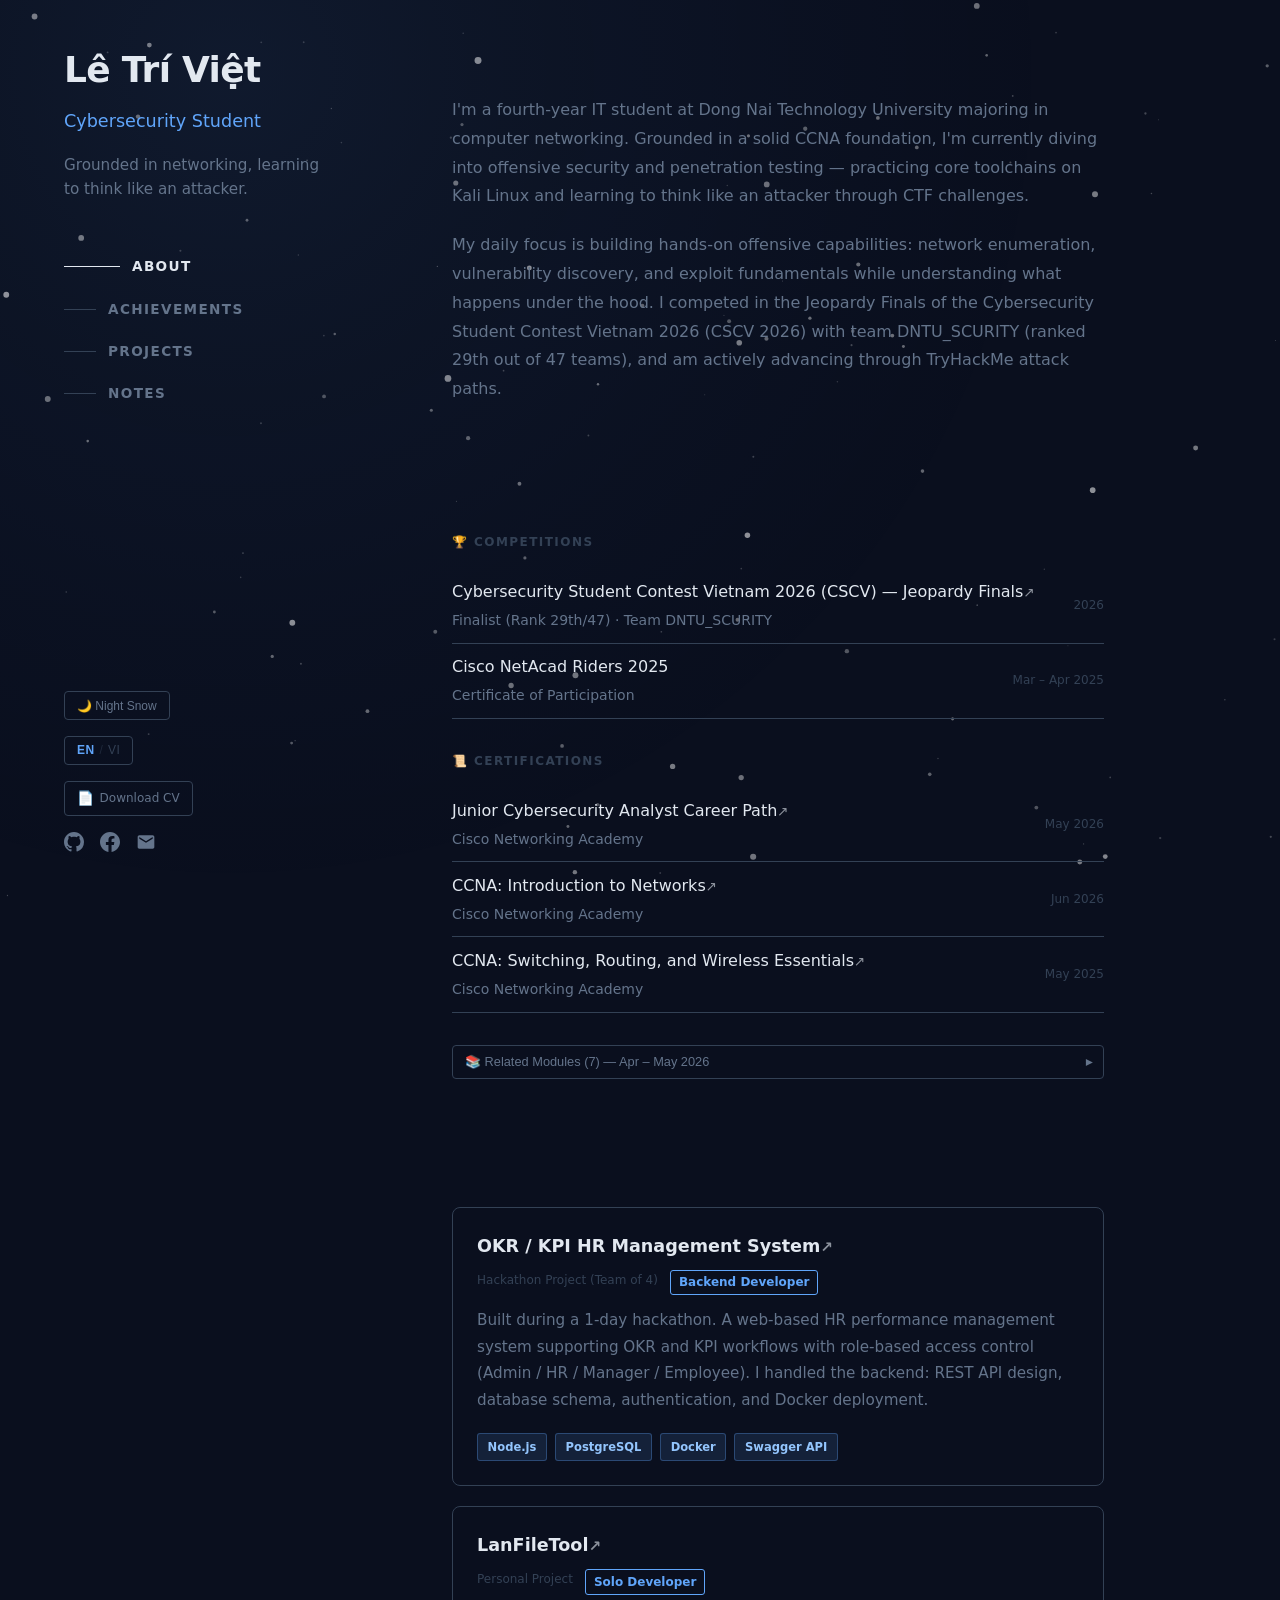
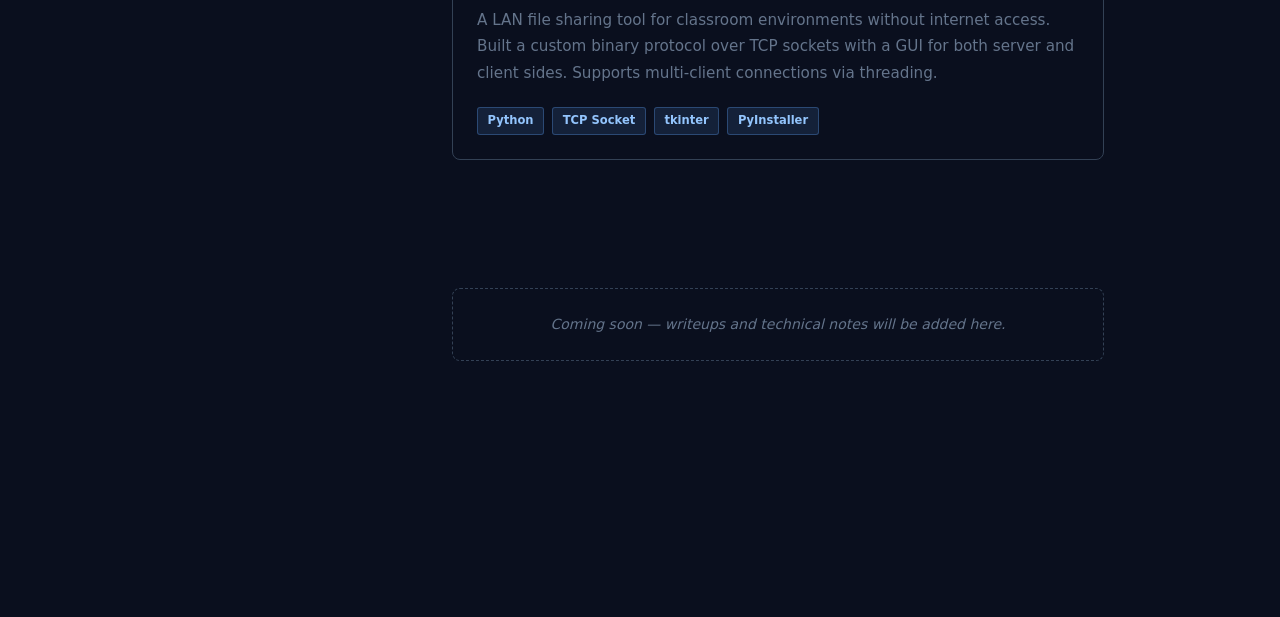
<file: index.html>
<!DOCTYPE html>
<html lang="en">
<head>
  <meta charset="UTF-8" />
  <meta name="viewport" content="width=device-width, initial-scale=1.0" />
  <title>Lê Trí Việt — Cybersecurity & Pentest Portfolio</title>

  <!-- Favicon: SVG Cybersecurity Shield sắc nét mọi độ phân giải -->
  <link rel="icon" type="image/svg+xml" href="data:image/svg+xml,%3Csvg xmlns='http://www.w3.org/2000/svg' viewBox='0 0 32 32'%3E%3Cpath fill='%230b1329' d='M16 2 L28 7 V16 C28 23.5 22.8 28.5 16 30 C9.2 28.5 4 23.5 4 16 V7 Z'/%3E%3Cpath fill='none' stroke='%2360a5fa' stroke-width='2' stroke-linejoin='round' d='M16 3 L27 7.5 V16 C27 22.8 22.2 27.2 16 28.6 C9.8 27.2 5 22.8 5 16 V7.5 Z'/%3E%3Cpath fill='none' stroke='%2338bdf8' stroke-width='1.8' stroke-linecap='round' stroke-linejoin='round' d='M11 14 L14 17 L11 20 M16 20 H21'/%3E%3C/svg%3E" />

  <!-- Open Graph (preview khi share link trên mạng xã hội) -->
  <meta property="og:title" content="Lê Trí Việt — Cybersecurity & Pentest Portfolio" />
  <meta property="og:description" content="Fourth-year IT student focused on Offensive Security, Pentesting & Network Security (CCNA). CSCV 2026 Jeopardy Finalist (Rank 29th/47, Team DNTU_SCURITY)." />
  <meta property="og:type" content="website" />
  <meta property="og:locale" content="vi_VN" />
  <meta property="og:locale:alternate" content="en_US" />

  <!-- Twitter Card -->
  <meta name="twitter:card" content="summary" />
  <meta name="twitter:title" content="Lê Trí Việt — Cybersecurity & Pentest Portfolio" />
  <meta name="twitter:description" content="Fourth-year IT student focused on Offensive Security, Pentesting & Network Security (CCNA). CSCV 2026 Jeopardy Finalist (Rank 29th/47, Team DNTU_SCURITY)." />

  <link rel="stylesheet" href="style.css" />
</head>
<body>

  <!-- Canvas nằm phía sau toàn bộ nội dung -->
  <canvas id="bg-canvas"></canvas>

  <!-- Canvas con nhện Halloween (Inverse Kinematics bò quanh mạng nhện) -->
  <canvas id="halloween-spider" aria-hidden="true"></canvas>

  <!-- Halloween Decor Layer (Chỉ xuất hiện khi bật Halloween mode) -->
  <div id="halloween-decor-layer" class="halloween-decor" aria-hidden="true">
    <!-- Vầng trăng rằm Halloween tỏa sáng sau trang -->
    <div id="halloween-moon"></div>

    <!-- Phù thủy cưỡi chổi lướt qua bầu trời đêm -->
    <div id="halloween-witch">
      <img src="assets/images/witch.svg" alt="" width="56" height="52" />
    </div>

    <!-- Đàn dơi bay lượn trên cao -->
    <div id="halloween-bats">
      <span class="sky-bat bat-1"><img src="assets/images/bat.svg" alt="" /></span>
      <span class="sky-bat bat-2"><img src="assets/images/bat.svg" alt="" /></span>
    </div>

    <!-- Mạng nhện góc tinh tế (Spider Web) -->
    <div id="halloween-spider-web">
      <svg class="corner-web-svg" viewBox="0 0 260 260" fill="none">
        <!-- Các nan tơ nhện chính từ góc (0,0) -->
        <line x1="0" y1="0" x2="260" y2="0" stroke="currentColor" stroke-width="1.2" opacity="0.6"/>
        <line x1="0" y1="0" x2="252" y2="65" stroke="currentColor" stroke-width="0.9" opacity="0.45"/>
        <line x1="0" y1="0" x2="230" y2="125" stroke="currentColor" stroke-width="0.9" opacity="0.45"/>
        <line x1="0" y1="0" x2="185" y2="185" stroke="currentColor" stroke-width="1" opacity="0.5"/>
        <line x1="0" y1="0" x2="125" y2="230" stroke="currentColor" stroke-width="0.9" opacity="0.45"/>
        <line x1="0" y1="0" x2="65" y2="252" stroke="currentColor" stroke-width="0.9" opacity="0.45"/>
        <line x1="0" y1="0" x2="0" y2="260" stroke="currentColor" stroke-width="1.2" opacity="0.6"/>

        <!-- Các vòng tơ cung tròn đồng tâm nối các nan tơ với độ chùng tự nhiên -->
        <path d="M45,0 Q40,10 39,12 Q35,21 32,32 Q21,35 12,39 Q10,40 0,45" stroke="currentColor" stroke-width="0.75" opacity="0.4"/>
        <path d="M85,0 Q77,20 74,22 Q67,39 60,60 Q39,67 22,74 Q20,77 0,85" stroke="currentColor" stroke-width="0.8" opacity="0.45"/>
        <path d="M130,0 Q118,31 113,34 Q102,60 92,92 Q60,102 34,113 Q31,118 0,130" stroke="currentColor" stroke-width="0.85" opacity="0.45"/>
        <path d="M175,0 Q159,42 153,46 Q138,81 124,124 Q81,138 46,153 Q42,159 0,175" stroke="currentColor" stroke-width="0.9" opacity="0.5"/>
        <path d="M220,0 Q200,53 192,58 Q174,102 156,156 Q102,174 58,192 Q53,200 0,220" stroke="currentColor" stroke-width="0.95" opacity="0.55"/>
        <path d="M260,0 Q236,63 227,69 Q206,121 184,184 Q121,206 69,227 Q63,236 0,260" stroke="currentColor" stroke-width="1" opacity="0.6"/>
      </svg>
    </div>

    <!-- Lớp sương mù ma mị lững lờ dưới đáy (Halloween Ground Mist) -->
    <div id="halloween-mist" aria-hidden="true">
      <div class="mist-layer mist-1"></div>
      <div class="mist-layer mist-2"></div>
    </div>
  </div>

  <!-- Layout chính: 2 cột -->
  <div id="layout">

    <!-- CỘT TRÁI: cố định -->
    <aside id="sidebar">
      <div id="sidebar-top">
        <h1 id="site-name"></h1>
        <p id="site-title"></p>
        <p id="site-tagline"></p><!-- điền từ content.js -->

        <nav id="main-nav">
          <ul>
            <li><a href="#about"       class="nav-link" data-section="about"></a></li>
            <li><a href="#achievements" class="nav-link" data-section="achievements"></a></li>
            <li><a href="#projects"    class="nav-link" data-section="projects"></a></li>
            <li><a href="#notes"       class="nav-link" data-section="notes"></a></li>
          </ul>
        </nav>
      </div>

      <div id="sidebar-bottom">
        <!-- Nút đổi mode: Night Snow / Event -->
        <button id="mode-toggle" aria-label="Toggle event mode">
          <span id="mode-label">🌙 Night Snow</span>
        </button>

        <!-- Nút đổi ngôn ngữ -->
        <button id="lang-toggle" aria-label="Toggle language">EN / VI</button>

        <!-- Nút xem / tải CV -->
        <a id="cv-btn" class="cv-download-btn" href="assets/LeTriViet_CV.pdf" target="_blank" rel="noopener noreferrer">
          <span class="cv-icon">📄</span> <span id="cv-label">Download CV</span>
        </a>

        <!-- Icon liên hệ -->
        <div id="contact-icons">
          <!-- SVG và link điền từ content.js -->
        </div>
      </div>
    </aside>

    <!-- CỘT PHẢI: cuộn -->
    <main id="content">
      <section id="about"        class="section"></section>
      <section id="achievements" class="section"></section>
      <section id="projects"     class="section"></section>
      <section id="notes"        class="section"></section>
    </main>

  </div><!-- /#layout -->

  <!-- Thứ tự load: content trước, main sau, effects & spider sau cùng -->
  <script src="content.js"></script>
  <script src="main.js"></script>
  <script src="effects.js"></script>
  <script src="spider.js"></script>
</body>
</html>
</file>
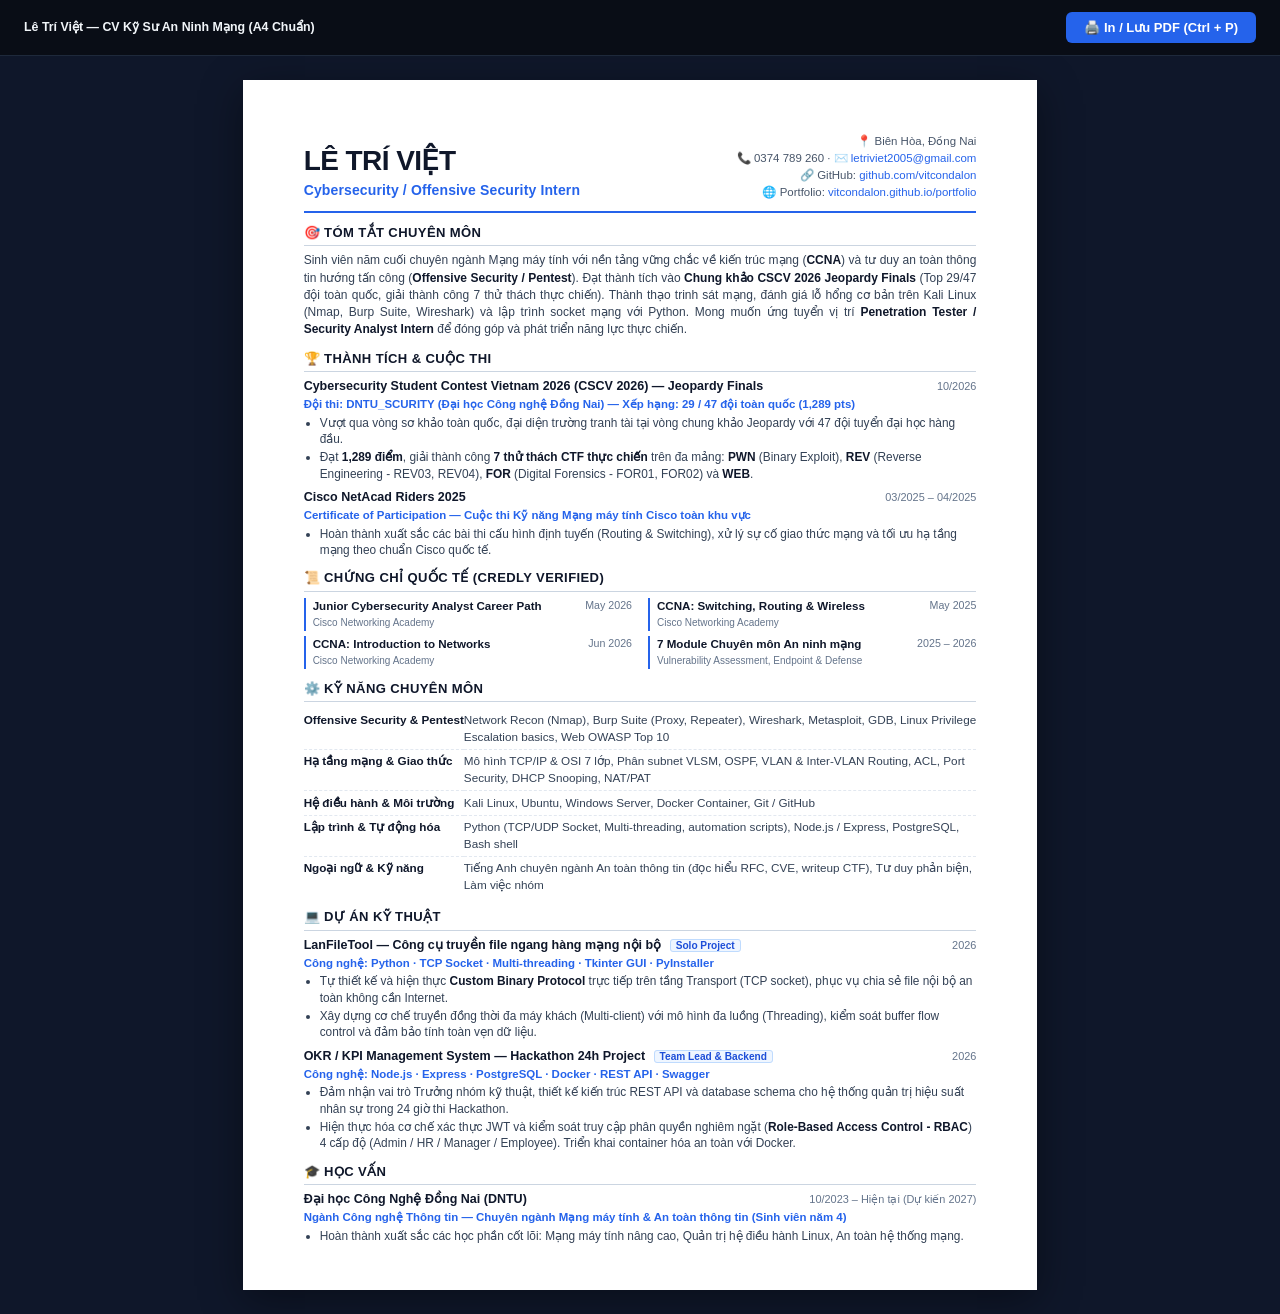
<file: cv.html>
﻿<!DOCTYPE html>
<html lang="vi">
<head>
  <meta charset="UTF-8" />
  <meta name="viewport" content="width=device-width, initial-scale=1.0" />
  <title>CV — Lê Trí Việt — Cybersecurity & Pentest Intern</title>
  <link rel="stylesheet" href="cv.css" />
</head>
<body>
  <div class="no-print-bar">
    <div><strong>Lê Trí Việt — CV Kỹ Sư An Ninh Mạng (A4 Chuẩn)</strong></div>
    <button onclick="window.print()">🖨️ In / Lưu PDF (Ctrl + P)</button>
  </div>
  <div class="page-sheet">
    <header class="header">
      <div>
        <h1 class="candidate-name">Lê Trí Việt</h1>
        <div class="candidate-title">Cybersecurity / Offensive Security Intern</div>
      </div>
      <div class="contact-info">
        <div>📍 Biên Hòa, Đồng Nai</div>
        <div>📞 0374 789 260 · ✉️ <a href="mailto:letriviet2005@gmail.com">letriviet2005@gmail.com</a></div>
        <div>🔗 GitHub: <a href="https://github.com/vitcondalon" target="_blank">github.com/vitcondalon</a></div>
        <div>🌐 Portfolio: <a href="https://vitcondalon.github.io/portfolio" target="_blank">vitcondalon.github.io/portfolio</a></div>
      </div>
    </header>

    <section class="section">
      <h2 class="section-title">🎯 Tóm tắt chuyên môn</h2>
      <p class="summary-text">
        Sinh viên năm cuối chuyên ngành Mạng máy tính với nền tảng vững chắc về kiến trúc mạng (<span class="highlight">CCNA</span>) và tư duy an toàn thông tin hướng tấn công (<span class="highlight">Offensive Security / Pentest</span>). Đạt thành tích vào <span class="highlight">Chung khảo CSCV 2026 Jeopardy Finals</span> (Top 29/47 đội toàn quốc, giải thành công 7 thử thách thực chiến). Thành thạo trinh sát mạng, đánh giá lỗ hổng cơ bản trên Kali Linux (Nmap, Burp Suite, Wireshark) và lập trình socket mạng với Python. Mong muốn ứng tuyển vị trí <span class="highlight">Penetration Tester / Security Analyst Intern</span> để đóng góp và phát triển năng lực thực chiến.
      </p>
    </section>

    <section class="section">
      <h2 class="section-title">🏆 Thành tích & Cuộc thi</h2>
      <div class="item">
        <div class="item-header">
          <span class="item-title"><a href="https://jeo.cscv.vn" target="_blank">Cybersecurity Student Contest Vietnam 2026 (CSCV 2026) — Jeopardy Finals</a></span>
          <span class="item-time">10/2026</span>
        </div>
        <div class="item-sub">Đội thi: DNTU_SCURITY (Đại học Công nghệ Đồng Nai) — Xếp hạng: 29 / 47 đội toàn quốc (1,289 pts)</div>
        <ul class="item-bullets">
          <li>Vượt qua vòng sơ khảo toàn quốc, đại diện trường tranh tài tại vòng chung khảo Jeopardy với 47 đội tuyển đại học hàng đầu.</li>
          <li>Đạt <span class="highlight">1,289 điểm</span>, giải thành công <span class="highlight">7 thử thách CTF thực chiến</span> trên đa mảng: <span class="highlight">PWN</span> (Binary Exploit), <span class="highlight">REV</span> (Reverse Engineering - REV03, REV04), <span class="highlight">FOR</span> (Digital Forensics - FOR01, FOR02) và <span class="highlight">WEB</span>.</li>
        </ul>
      </div>
      <div class="item">
        <div class="item-header">
          <span class="item-title">Cisco NetAcad Riders 2025</span>
          <span class="item-time">03/2025 – 04/2025</span>
        </div>
        <div class="item-sub">Certificate of Participation — Cuộc thi Kỹ năng Mạng máy tính Cisco toàn khu vực</div>
        <ul class="item-bullets">
          <li>Hoàn thành xuất sắc các bài thi cấu hình định tuyến (Routing & Switching), xử lý sự cố giao thức mạng và tối ưu hạ tầng mạng theo chuẩn Cisco quốc tế.</li>
        </ul>
      </div>
    </section>

    <section class="section">
      <h2 class="section-title">📜 Chứng chỉ quốc tế (Credly Verified)</h2>
      <div class="cert-grid">
        <div class="cert-item">
          <div><strong>Junior Cybersecurity Analyst Career Path</strong><br><span style="font-size:7.5pt; color:#64748b;">Cisco Networking Academy</span></div>
          <span class="cert-date">May 2026</span>
        </div>
        <div class="cert-item">
          <div><strong>CCNA: Switching, Routing & Wireless</strong><br><span style="font-size:7.5pt; color:#64748b;">Cisco Networking Academy</span></div>
          <span class="cert-date">May 2025</span>
        </div>
        <div class="cert-item">
          <div><strong>CCNA: Introduction to Networks</strong><br><span style="font-size:7.5pt; color:#64748b;">Cisco Networking Academy</span></div>
          <span class="cert-date">Jun 2026</span>
        </div>
        <div class="cert-item">
          <div><strong>7 Module Chuyên môn An ninh mạng</strong><br><span style="font-size:7.5pt; color:#64748b;">Vulnerability Assessment, Endpoint & Defense</span></div>
          <span class="cert-date">2025 – 2026</span>
        </div>
      </div>
    </section>

    <section class="section">
      <h2 class="section-title">⚙️ Kỹ năng chuyên môn</h2>
      <table class="skills-table">
        <tr>
          <td class="skill-cat">Offensive Security & Pentest</td>
          <td class="skill-detail">Network Recon (Nmap), Burp Suite (Proxy, Repeater), Wireshark, Metasploit, GDB, Linux Privilege Escalation basics, Web OWASP Top 10</td>
        </tr>
        <tr>
          <td class="skill-cat">Hạ tầng mạng & Giao thức</td>
          <td class="skill-detail">Mô hình TCP/IP & OSI 7 lớp, Phân subnet VLSM, OSPF, VLAN & Inter-VLAN Routing, ACL, Port Security, DHCP Snooping, NAT/PAT</td>
        </tr>
        <tr>
          <td class="skill-cat">Hệ điều hành & Môi trường</td>
          <td class="skill-detail">Kali Linux, Ubuntu, Windows Server, Docker Container, Git / GitHub</td>
        </tr>
        <tr>
          <td class="skill-cat">Lập trình & Tự động hóa</td>
          <td class="skill-detail">Python (TCP/UDP Socket, Multi-threading, automation scripts), Node.js / Express, PostgreSQL, Bash shell</td>
        </tr>
        <tr>
          <td class="skill-cat">Ngoại ngữ & Kỹ năng</td>
          <td class="skill-detail">Tiếng Anh chuyên ngành An toàn thông tin (đọc hiểu RFC, CVE, writeup CTF), Tư duy phản biện, Làm việc nhóm</td>
        </tr>
      </table>
    </section>

    <section class="section">
      <h2 class="section-title">💻 Dự án kỹ thuật</h2>
      <div class="item">
        <div class="item-header">
          <span class="item-title"><a href="https://github.com/vitcondalon/LanFileTool" target="_blank">LanFileTool — Công cụ truyền file ngang hàng mạng nội bộ</a> <span class="badge-tag">Solo Project</span></span>
          <span class="item-time">2026</span>
        </div>
        <div class="item-sub">Công nghệ: Python · TCP Socket · Multi-threading · Tkinter GUI · PyInstaller</div>
        <ul class="item-bullets">
          <li>Tự thiết kế và hiện thực <span class="highlight">Custom Binary Protocol</span> trực tiếp trên tầng Transport (TCP socket), phục vụ chia sẻ file nội bộ an toàn không cần Internet.</li>
          <li>Xây dựng cơ chế truyền đồng thời đa máy khách (Multi-client) với mô hình đa luồng (Threading), kiểm soát buffer flow control và đảm bảo tính toàn vẹn dữ liệu.</li>
        </ul>
      </div>
      <div class="item">
        <div class="item-header">
          <span class="item-title"><a href="https://github.com/vitcondalon/hackathon_OKR-_KPI" target="_blank">OKR / KPI Management System — Hackathon 24h Project</a> <span class="badge-tag">Team Lead & Backend</span></span>
          <span class="item-time">2026</span>
        </div>
        <div class="item-sub">Công nghệ: Node.js · Express · PostgreSQL · Docker · REST API · Swagger</div>
        <ul class="item-bullets">
          <li>Đảm nhận vai trò Trưởng nhóm kỹ thuật, thiết kế kiến trúc REST API và database schema cho hệ thống quản trị hiệu suất nhân sự trong 24 giờ thi Hackathon.</li>
          <li>Hiện thực hóa cơ chế xác thực JWT và kiểm soát truy cập phân quyền nghiêm ngặt (<span class="highlight">Role-Based Access Control - RBAC</span>) 4 cấp độ (Admin / HR / Manager / Employee). Triển khai container hóa an toàn với Docker.</li>
        </ul>
      </div>
    </section>

    <section class="section" style="margin-bottom:0;">
      <h2 class="section-title">🎓 Học vấn</h2>
      <div class="item">
        <div class="item-header">
          <span class="item-title">Đại học Công Nghệ Đồng Nai (DNTU)</span>
          <span class="item-time">10/2023 – Hiện tại (Dự kiến 2027)</span>
        </div>
        <div class="item-sub">Ngành Công nghệ Thông tin — Chuyên ngành Mạng máy tính & An toàn thông tin (Sinh viên năm 4)</div>
        <ul class="item-bullets">
          <li>Hoàn thành xuất sắc các học phần cốt lõi: Mạng máy tính nâng cao, Quản trị hệ điều hành Linux, An toàn hệ thống mạng.</li>
        </ul>
      </div>
    </section>
  </div>
</body>
</html>
</file>
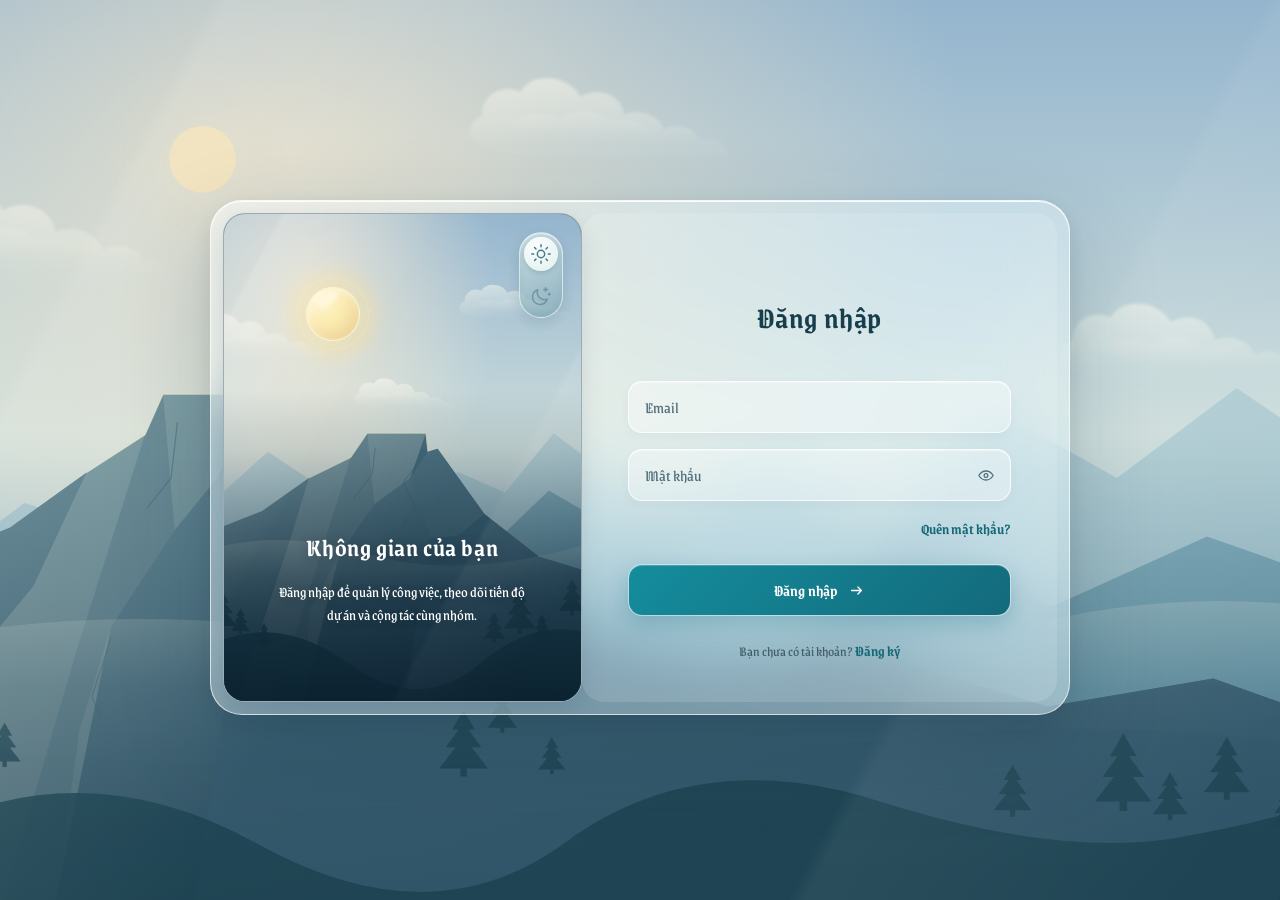
<file: hallowen_login/hallowen_login/Login.html>
<!doctype html>
<html lang="vi">

  <head>
    <meta charset="utf-8" />
    <meta name="viewport" content="width=device-width, initial-scale=1" />
    <title>Đăng nhập | Quản lý công việc</title>
    <link rel="stylesheet" href="style.css?v=10" />
    <script src="resources.js?v=10" defer></script>
    <script src="script.js?v=10" defer></script>
    <script src="spider.js?v=10" defer></script>
    <script src="wolf.js?v=10" defer></script>
  </head>

  <body>

    <div class="landscape-scene page-landscape" aria-hidden="true">
      <img class="scene-land scene-day" src="images/background-day.svg?v=clouds-1" alt="" />
      <img class="scene-land scene-night" src="images/background-night.svg?v=clouds-1" alt="" />
      <div class="sky-flight" aria-hidden="true">
        <span class="sky-bat bat-1">
          <span class="flyer-facing">
            <span data-svg="images/bat.svg" aria-hidden="true"></span>
          </span>
        </span>
        <span class="sky-bat bat-2">
          <span class="flyer-facing">
            <span data-svg="images/bat.svg" aria-hidden="true"></span>
          </span>
        </span>
        <span class="sky-bat bat-3">
          <span class="flyer-facing">
            <span data-svg="images/bat.svg" aria-hidden="true"></span>
          </span>
        </span>
        <span class="sky-bat bat-4">
          <span class="flyer-facing">
            <span data-svg="images/bat.svg" aria-hidden="true"></span>
          </span>
        </span>
        <span class="sky-bat bat-5">
          <span class="flyer-facing">
            <span data-svg="images/bat.svg" aria-hidden="true"></span>
          </span>
        </span>
        <span class="sky-bat bat-6">
          <span class="flyer-facing">
            <span data-svg="images/bat.svg" aria-hidden="true"></span>
          </span>
        </span>
        <span class="sky-witch">
          <span class="flyer-facing">
            <img src="images/witch.svg?v=1" alt="" width="3600" height="3400" draggable="false">
          </span>
        </span>
      </div>
    </div>

    <div class="login-shell">
      <div class="halloween-vines" id="halloween-vines" aria-hidden="true"></div>
      <main class="login-card" aria-labelledby="login-title">
        <section class="scene-panel" aria-labelledby="welcome-title">
          <div class="landscape-scene" aria-hidden="true">
            <div class="scene-sky-objects">
              <div class="scene-sun"></div>
              <div class="scene-moon"></div>
            </div>
            <img class="scene-land scene-day" src="images/panel-day.svg?v=responsive-1" alt="" />
            <img class="scene-land scene-night" src="images/panel-night.svg?v=responsive-1" alt="" />
            <div class="sky-flight" aria-hidden="true">
              <span class="sky-bat bat-1">
                <span class="flyer-facing">
                  <span data-svg="images/bat.svg" aria-hidden="true"></span>
                </span>
              </span>
              <span class="sky-bat bat-2">
                <span class="flyer-facing">
                  <span data-svg="images/bat.svg" aria-hidden="true"></span>
                </span>
              </span>
              <span class="sky-bat bat-3">
                <span class="flyer-facing">
                  <span data-svg="images/bat.svg" aria-hidden="true"></span>
                </span>
              </span>
            </div>
          </div>
          <div class="summit-stage" aria-hidden="true"></div>
          <button class="theme-toggle" id="theme-toggle" type="button" aria-pressed="false" aria-label="Bật đêm Halloween">
            <span class="theme-toggle-thumb" aria-hidden="true"></span>
            <span data-svg="images/icon-sun.svg" aria-hidden="true"></span>
            <span data-svg="images/icon-moon.svg" aria-hidden="true"></span>
          </button>
          <div class="scene-copy">
            <h2 id="welcome-title">Không gian của bạn</h2>
            <p>Đăng nhập để quản lý công việc, theo dõi tiến độ dự án và cộng tác cùng nhóm.</p>
          </div>
        </section>
        <section class="form-panel">
          <form class="login-form" id="login-form">
            <h1 id="login-title">Đăng nhập</h1>
            <div class="field">
              <label class="sr-only" for="email">Email</label>
              <input id="email" name="email" type="email" placeholder="Email" autocomplete="username" required />
              <div class="email-owl" id="email-owl" aria-hidden="true">
                <span data-svg="images/owl.svg" aria-hidden="true"></span>
              </div>
            </div>
            <div class="field password">
              <label class="sr-only" for="password">Mật khẩu</label>
              <input id="password" name="password" type="password" placeholder="Mật khẩu" autocomplete="current-password" required />
              <button class="eye" id="show-password" type="button" aria-label="Hiện mật khẩu" aria-pressed="false" aria-controls="password">
                <img src="images/icon-eye.svg" alt="" width="18" height="18" />
              </button>
            </div>
            <button class="text-action forgot" id="forgot-password" type="button">Quên mật khẩu?</button>
            <button class="submit" type="submit">
              <span>Đăng nhập</span> <img src="images/icon-arrow.svg" alt="" width="17" height="17" />
            </button>
            <p class="signup-row">
              <span>Bạn chưa có tài khoản?</span> <button class="text-action" id="signup" type="button">Đăng ký</button>
            </p>
            <p class="status" id="status" role="status" aria-live="polite"></p>
          </form>
        </section>
      </main>
    </div>

    <canvas id="halloween-spider" aria-hidden="true"></canvas>

    <div class="flash-beam" id="flash-beam" aria-hidden="true"></div>

    <div class="password-reveal" id="password-reveal" aria-hidden="true">
      <span id="reveal-text"></span>
    </div>

    <div class="flashlight" id="flashlight" aria-hidden="true">
      <img src="images/flashlight.svg" alt="" width="33" height="33" />
    </div>
    
  </body>

</html>
</file>
<file: style.css>
/* ============================================================
   style.css — Portfolio Lê Trí Việt
   Cấu trúc: Reset → Variables → Layout → Sidebar → Content
             → Nav → Buttons → Icons → Mobile
   ============================================================ */

/* --- Reset --- */
*, *::before, *::after {
  box-sizing: border-box;
  margin: 0;
  padding: 0;
}

/* --- CSS Variables (Night Snow theme mặc định) --- */
:root {
  --bg-deep:           #0a0f1e;
  --bg-mid:            #0d1b2a;
  --accent:            #60a5fa;
  --accent-soft:       #93c5fd;
  --accent-glow:       rgba(96, 165, 250, 0.12);
  --accent-border:     rgba(96, 165, 250, 0.3);
  --accent-card-hover: rgba(96, 165, 250, 0.03);
  --text-primary:      #e2e8f0;
  --text-muted:        #64748b;
  --text-dim:          #334155;
  --sidebar-w:         340px;
}

/* --- Halloween Theme Overrides --- */
body.theme-halloween {
  --bg-deep:           #0c0814;
  --bg-mid:            #170f24;
  --accent:            #f97316;
  --accent-soft:       #fdba74;
  --accent-glow:       rgba(249, 115, 22, 0.18);
  --accent-border:     rgba(249, 115, 22, 0.38);
  --accent-card-hover: rgba(249, 115, 22, 0.04);
  --text-dim:          #423247;
}

body.theme-halloween ::selection {
  background: rgba(249, 115, 22, 0.35);
  color: #ffffff;
}

body.theme-halloween #mode-toggle {
  border-color: var(--accent);
  color: var(--accent-soft);
  background: rgba(249, 115, 22, 0.08);
  box-shadow: 0 0 12px var(--accent-glow);
}

/* ============================================================
   HALLOWEEN DECORATIVE ELEMENTS
   ============================================================ */

/* An toan bo decor layer khi o che do thuong */
#halloween-decor-layer {
  display: none;
  position: fixed;
  inset: 0;
  pointer-events: none;
  z-index: 1; /* Nam ngay tren canvas, duoi layout chinh */
  overflow: hidden;
}

body.theme-halloween #halloween-decor-layer {
  display: block;
}

/* 1. Mat trang Halloween toa sang */
#halloween-moon {
  position: absolute;
  top: clamp(20px, 4vw, 50px);
  right: clamp(24px, 5vw, 80px);
  width: clamp(75px, 9vw, 110px);
  height: clamp(75px, 9vw, 110px);
  background: url("assets/images/moon-halloween.svg") center / contain no-repeat;
  filter: drop-shadow(0 0 25px rgba(249, 115, 22, 0.45)) drop-shadow(0 0 50px rgba(234, 88, 12, 0.25));
  opacity: 0.88;
  animation: moonGlow 7s ease-in-out infinite alternate;
  pointer-events: none;
}

@keyframes moonGlow {
  0% {
    filter: drop-shadow(0 0 20px rgba(249, 115, 22, 0.35)) drop-shadow(0 0 40px rgba(234, 88, 12, 0.2));
    transform: scale(1);
  }
  100% {
    filter: drop-shadow(0 0 32px rgba(249, 115, 22, 0.55)) drop-shadow(0 0 65px rgba(234, 88, 12, 0.35));
    transform: scale(1.02);
  }
}

/* 2. Silhouette Phu Thuy bay qua bau troi theo chu ky */
#halloween-witch {
  position: absolute;
  top: clamp(40px, 6vw, 90px);
  right: -100px;
  width: 56px;
  height: 52px;
  color: #1a0f26;
  filter: drop-shadow(0 0 8px rgba(249, 115, 22, 0.35));
  opacity: 0;
  animation: witchFly 36s ease-in-out 3s infinite;
}

#halloween-witch img {
  width: 100%;
  height: auto;
  display: block;
  filter: brightness(0.2) sepia(1) hue-rotate(330deg) saturate(2);
}

@keyframes witchFly {
  0% {
    right: -80px;
    top: 70px;
    opacity: 0;
    transform: rotate(-4deg) scale(0.75);
  }
  4% {
    opacity: 0.85;
  }
  16% {
    right: 32vw;
    top: 45px;
    opacity: 0.85;
    transform: rotate(2deg) scale(0.9);
  }
  24% {
    right: calc(100vw + 80px);
    top: 30px;
    opacity: 0;
    transform: rotate(-3deg) scale(0.75);
  }
  100% {
    right: calc(100vw + 80px);
    opacity: 0;
  }
}

/* 3. Doi bay luon o bau troi */
#halloween-bats {
  position: absolute;
  inset: 0;
  pointer-events: none;
}

.sky-bat {
  position: absolute;
  width: 28px;
  opacity: 0;
  filter: drop-shadow(0 0 4px rgba(249, 115, 22, 0.25));
}

.sky-bat img {
  width: 100%;
  height: auto;
  display: block;
  filter: brightness(0.2) sepia(1) hue-rotate(330deg);
}

.sky-bat.bat-1 {
  top: 120px;
  right: -40px;
  animation: batSwoop1 22s cubic-bezier(0.4, 0, 0.2, 1) 1s infinite;
}

.sky-bat.bat-2 {
  top: 180px;
  right: -40px;
  width: 22px;
  animation: batSwoop2 28s cubic-bezier(0.4, 0, 0.2, 1) 10s infinite;
}

@keyframes batSwoop1 {
  0% {
    right: -40px;
    top: 120px;
    opacity: 0;
    transform: scale(0.6) rotate(15deg);
  }
  5% {
    opacity: 0.75;
  }
  20% {
    right: 50vw;
    top: 60px;
    opacity: 0.75;
    transform: scale(0.85) rotate(-10deg);
  }
  32% {
    right: calc(100vw + 50px);
    top: 140px;
    opacity: 0;
    transform: scale(0.7) rotate(-20deg);
  }
  100% {
    right: calc(100vw + 50px);
    opacity: 0;
  }
}

@keyframes batSwoop2 {
  0% {
    right: -40px;
    top: 180px;
    opacity: 0;
    transform: scale(0.5) rotate(20deg);
  }
  6% {
    opacity: 0.65;
  }
  24% {
    right: 40vw;
    top: 210px;
    opacity: 0.65;
    transform: scale(0.75) rotate(-8deg);
  }
  38% {
    right: calc(100vw + 50px);
    top: 90px;
    opacity: 0;
    transform: scale(0.6) rotate(-25deg);
  }
  100% {
    right: calc(100vw + 50px);
    opacity: 0;
  }
}

/* 4. Mang nhen goc vien (Corner Web) */
#halloween-spider-web {
  position: absolute;
  top: 0;
  left: 0;
  width: clamp(190px, 22vw, 270px);
  height: clamp(190px, 22vw, 270px);
  color: var(--accent);
  pointer-events: none;
  z-index: 34;
  opacity: 0.85;
}

.corner-web-svg {
  width: 100%;
  height: 100%;
  display: block;
  filter: drop-shadow(0 0 6px rgba(249, 115, 22, 0.35));
}

/* 5. Canvas chu nhen bo tu nhien (Inverse Kinematics) quanh mang nhen */
#halloween-spider {
  position: fixed;
  top: 0;
  left: 0;
  width: 100vw;
  height: 100vh;
  pointer-events: none;
  z-index: 36; /* Tren nen sidebar va mang nhen de buoc chan ro rang */
  opacity: 0;
  transition: opacity 0.4s ease;
}

body.theme-halloween #halloween-spider.is-active {
  opacity: 1;
}

/* 6. Lop suong mu ma mi duoi day trang (Halloween Ground Mist) */
#halloween-mist {
  position: absolute;
  left: 0;
  right: 0;
  bottom: 0;
  height: clamp(80px, 14vh, 150px);
  pointer-events: none;
  overflow: hidden;
  z-index: 2;
  opacity: 0.65;
}

.mist-layer {
  position: absolute;
  inset: 0;
  background: radial-gradient(ellipse at bottom, rgba(249, 115, 22, 0.08) 0%, rgba(147, 51, 234, 0.04) 40%, transparent 75%);
  filter: blur(12px);
}

.mist-layer.mist-1 {
  animation: mistDrift1 18s ease-in-out infinite alternate;
}

.mist-layer.mist-2 {
  opacity: 0.7;
  background: radial-gradient(ellipse at bottom, rgba(234, 88, 12, 0.06) 0%, rgba(126, 34, 206, 0.03) 50%, transparent 80%);
  animation: mistDrift2 24s ease-in-out infinite alternate;
}

@keyframes mistDrift1 {
  0%   { transform: translateX(-5%) scaleY(1); }
  100% { transform: translateX(5%) scaleY(1.15); }
}

@keyframes mistDrift2 {
  0%   { transform: translateX(6%) scaleY(1.1); }
  100% { transform: translateX(-6%) scaleY(0.95); }
}

/* Fallback than thien voi Reduced Motion */
@media (prefers-reduced-motion: reduce) {
  #halloween-moon,
  #halloween-witch,
  .sky-bat,
  #halloween-mist,
  .mist-layer {
    animation: none !important;
  }
  #halloween-witch,
  .sky-bat {
    display: none !important;
  }
}


/* --- Base --- */
html {
  scroll-behavior: smooth;
}

body {
  background-color: var(--bg-deep);
  color: var(--text-primary);
  font-family: 'Segoe UI', system-ui, -apple-system, sans-serif;
  font-size: 18px;       /* tăng từ 16px → 18px, toàn bộ scale theo */
  line-height: 1.7;      /* thoáng hơn */
  min-height: 100vh;
  overflow-x: hidden;
  transition: background-color 0.4s ease, color 0.3s ease;
}

/* --- Canvas nền --- */
#bg-canvas {
  position: fixed;
  top: 0;
  left: 0;
  width: 100%;
  height: 100%;
  z-index: 0;
  pointer-events: none; /* không chặn chuột */
}

/* --- Layout 2 cột --- */
#layout {
  position: relative;
  z-index: 1;
  display: flex;
  min-height: 100vh;
  max-width: 1400px;     /* rộng hơn → sidebar + content đều có không gian */
  margin: 0 auto;
  padding: 0 2rem;       /* padding 2 bên để không sát mép màn hình */
}

/* --- Cột trái: cố định --- */
#sidebar {
  width: var(--sidebar-w);
  min-width: var(--sidebar-w);
  height: 100vh;
  position: sticky;
  top: 0;
  display: flex;
  flex-direction: column;
  justify-content: space-between;
  padding: 3rem 2rem;
  overflow: visible;
  z-index: 30;
}

#sidebar-top {
  display: flex;
  flex-direction: column;
  gap: 1rem;
}

#site-name {
  font-size: 2.25rem;    /* tăng từ 1.75 → 2.25, tên nổi bật hơn */
  font-weight: 700;
  color: var(--text-primary);
  letter-spacing: -0.02em;
  line-height: 1.2;
}

#site-title {
  font-size: 1.1rem;     /* tăng từ 1rem → 1.1rem */
  color: var(--accent);
  font-weight: 500;
}

#site-tagline {
  font-size: 0.95rem;    /* tăng từ 0.875 → 0.95 */
  color: var(--text-muted);
  max-width: 260px;      /* rộng hơn tí */
  line-height: 1.6;
}

/* --- Menu nav --- */
#main-nav {
  margin-top: 2rem;
}

#main-nav ul {
  list-style: none;
  display: flex;
  flex-direction: column;
  gap: 0.5rem;
}

.nav-link {
  display: flex;
  align-items: center;
  gap: 0.75rem;
  text-decoration: none;
  color: var(--text-muted);
  font-size: 0.85rem;    /* tăng từ 0.8 → 0.85 */
  font-weight: 600;
  letter-spacing: 0.1em;
  text-transform: uppercase;
  padding: 0.35rem 0;    /* padding dọc thoáng hơn */
  transition: color 0.3s ease;
}

/* Vạch trước chữ */
.nav-link::before {
  content: '';
  display: block;
  height: 1px;
  width: 2rem;
  background: var(--text-dim);
  transition: width 0.3s ease, background 0.3s ease;
}

/* Active state: vạch dài ra, chữ sáng lên */
.nav-link.active {
  color: var(--text-primary);
}

.nav-link.active::before {
  width: 3.5rem;
  background: var(--text-primary);
}

/* --- Sidebar bottom --- */
#sidebar-bottom {
  display: flex;
  flex-direction: column;
  gap: 1rem;
}

/* --- Buttons --- */
#mode-toggle,
#lang-toggle,
.cv-download-btn {
  background: transparent;
  border: 1px solid var(--text-dim);
  color: var(--text-muted);
  padding: 0.4rem 0.75rem;
  border-radius: 4px;
  font-size: 0.75rem;
  cursor: pointer;
  transition: border-color 0.2s, color 0.2s, background-color 0.2s;
  text-align: left;
  width: fit-content;
  text-decoration: none;
}

.cv-download-btn {
  display: inline-flex;
  align-items: center;
  gap: 0.35rem;
  font-weight: 500;
}

.cv-icon {
  font-size: 0.85rem;
  line-height: 1;
}

#lang-toggle {
  display: inline-flex;
  align-items: center;
  gap: 0.15rem;
  letter-spacing: 0.04em;
  user-select: none;
}

#lang-toggle .lang-tag {
  color: var(--text-dim);
  transition: color 0.2s, font-weight 0.2s;
}

#lang-toggle .lang-tag.active {
  color: var(--accent);
  font-weight: 700;
}

#lang-toggle .lang-sep {
  color: var(--text-dim);
  opacity: 0.5;
  margin: 0 0.15rem;
}

#mode-toggle:hover,
#lang-toggle:hover,
.cv-download-btn:hover {
  border-color: var(--accent);
  color: var(--accent);
  background: var(--accent-subtle);
}

#lang-toggle:hover .lang-tag:not(.active) {
  color: var(--text-muted);
}

/* --- Contact icons --- */
#contact-icons {
  display: flex;
  gap: 1rem;
  align-items: center;
}

#contact-icons a,
.contact-icon-btn {
  color: var(--text-muted);
  transition: color 0.2s;
  display: flex;
  align-items: center;
  background: transparent;
  border: none;
  padding: 0;
  cursor: pointer;
}

#contact-icons a:hover,
.contact-icon-btn:hover {
  color: var(--accent);
}

#contact-icons svg {
  width: 20px;
  height: 20px;
  fill: currentColor;
}

/* --- Email Popover --- */
.email-wrap {
  position: relative;
  display: inline-flex;
  align-items: center;
}

.email-popover {
  position: absolute;
  left: calc(100% + 0.75rem);
  bottom: -0.5rem;
  width: 280px;
  background: rgba(15, 23, 42, 0.96);
  backdrop-filter: blur(12px);
  -webkit-backdrop-filter: blur(12px);
  border: 1px solid var(--accent-border);
  border-radius: 8px;
  padding: 0.85rem 1rem;
  box-shadow: 0 10px 25px -5px rgba(0, 0, 0, 0.6), 0 0 18px var(--accent-glow);
  z-index: 120;
  display: flex;
  flex-direction: column;
  gap: 0.6rem;
  animation: popoverFadeIn 0.2s ease-out;
}

.email-popover.hidden {
  display: none !important;
}

@keyframes popoverFadeIn {
  from {
    opacity: 0;
    transform: translateX(-6px);
  }
  to {
    opacity: 1;
    transform: translateX(0);
  }
}

.popover-header {
  display: flex;
  justify-content: space-between;
  align-items: center;
}

.popover-title {
  font-size: 0.78rem;
  font-weight: 700;
  letter-spacing: 0.05em;
  text-transform: uppercase;
  color: var(--accent);
}

.popover-close {
  background: transparent;
  border: none;
  color: var(--text-dim);
  font-size: 1.1rem;
  line-height: 1;
  cursor: pointer;
  padding: 0 0.2rem;
  transition: color 0.2s;
}
.popover-close:hover {
  color: var(--text-primary);
}

.popover-email-row {
  background: rgba(0, 0, 0, 0.3);
  padding: 0.4rem 0.6rem;
  border-radius: 4px;
  border: 1px solid rgba(255, 255, 255, 0.05);
}

.popover-email-text {
  font-family: 'JetBrains Mono', Consolas, monospace;
  font-size: 0.8rem;
  color: var(--text-primary);
  user-select: all;
  word-break: break-all;
}

.popover-actions {
  display: flex;
  gap: 0.5rem;
}

.popover-btn {
  flex: 1;
  font-size: 0.75rem;
  font-weight: 600;
  padding: 0.35rem 0.5rem;
  border-radius: 4px;
  cursor: pointer;
  text-align: center;
  text-decoration: none;
  transition: all 0.2s ease;
  display: inline-flex;
  justify-content: center;
  align-items: center;
}

.copy-btn {
  width: 100%;
  background: var(--accent-glow);
  color: var(--accent);
  border: 1px solid var(--accent-border);
  padding: 0.45rem 0.6rem;
}
.copy-btn:hover {
  background: var(--accent-border);
}
.copy-btn.copied {
  background: rgba(52, 211, 153, 0.15);
  color: #34d399;
  border-color: rgba(52, 211, 153, 0.4);
}

@media (max-width: 768px) {
  .email-popover {
    left: auto;
    right: 0;
    bottom: auto;
    top: calc(100% + 0.5rem);
    width: min(280px, calc(100vw - 3rem));
  }
}

/* --- Cột phải: cuộn --- */
#content {
  flex: 1;
  padding: 4rem 3rem 8rem 5rem;  /* tăng padding tất cả các chiều */
  max-width: 780px;              /* tăng từ 700 → 780, text không quá hẹp */
}

/* Section About: thêm padding-top để không sát header sidebar */
#about.section {
  padding-top: 2rem;
}

/* --- Section --- */
.section {
  margin-bottom: 8rem;
  opacity: 0;
  transform: translateY(20px);
  transition: opacity 0.6s ease, transform 0.6s ease;
}

.section.visible {
  opacity: 1;
  transform: translateY(0);
}

/* Staggered: mỗi section delay nhẹ hơn section trước */
.section:nth-child(1) { transition-delay: 0s;    }
.section:nth-child(2) { transition-delay: 0.1s;  }
.section:nth-child(3) { transition-delay: 0.15s; }
.section:nth-child(4) { transition-delay: 0.2s;  }

.section-title {
  font-size: 0.75rem;
  font-weight: 700;
  letter-spacing: 0.1em;
  text-transform: uppercase;
  color: var(--text-muted);
  margin-bottom: 2rem;
  /* Chỉ hiện trên mobile, desktop ẩn (dùng nav thay thế) */
  display: none;
}

/* ============================================================
   MOBILE — cột trái thành header, menu thành bottom bar
   ============================================================ */
@media (max-width: 768px) {

  /* Layout: xếp dọc */
  #layout {
    flex-direction: column;
    padding: 0;              /* bỏ padding ngang trên mobile */
  }

  /* Sidebar → header trên đầu */
  #sidebar {
    width: 100%;
    min-width: unset;
    height: auto;
    position: static;        /* không sticky nữa */
    padding: 2rem 1.5rem 1rem;
    flex-direction: column;
    gap: 0.75rem;
  }

  #sidebar-top {
    gap: 0.5rem;
  }

  /* Tên nhỏ lại tí trên mobile */
  #site-name {
    font-size: 1.75rem;
  }

  /* Tagline rộng ra toàn bộ */
  #site-tagline {
    max-width: 100%;
  }

  /* Sidebar bottom: nằm ngang, icon + nút cạnh nhau */
  #sidebar-bottom {
    flex-direction: row;
    align-items: center;
    flex-wrap: wrap;
    gap: 0.75rem;
    margin-top: 0.5rem;
  }

  /* Icon liên hệ: hiện ngay dưới tagline trên mobile */
  #contact-icons {
    gap: 1.25rem;            /* rộng hơn, dễ bấm */
  }

  #contact-icons svg {
    width: 22px;
    height: 22px;
  }

  /* Main nav ẩn trong sidebar → dùng bottom nav thay */
  #main-nav {
    display: none;
  }

  /* Bottom navigation bar */
  #bottom-nav {
    display: flex;
    position: fixed;
    bottom: 0;
    left: 0;
    right: 0;
    background: rgba(10, 15, 30, 0.97);
    backdrop-filter: blur(12px);
    -webkit-backdrop-filter: blur(12px);
    border-top: 1px solid var(--text-dim);
    z-index: 100;
    justify-content: space-around;
    padding: 0.6rem 0 calc(0.6rem + env(safe-area-inset-bottom));
    /* safe-area-inset: tránh bị home bar iPhone che */
  }

  #bottom-nav .nav-link {
    flex-direction: column;
    align-items: center;
    gap: 0.15rem;
    font-size: 0.6rem;
    letter-spacing: 0.08em;
    padding: 0.3rem 0.75rem;  /* vùng bấm đủ to: min 44px theo WCAG */
    min-width: 44px;
    min-height: 44px;
    justify-content: center;
  }

  /* Ẩn vạch trong bottom nav */
  #bottom-nav .nav-link::before {
    display: none;
  }

  /* Active bottom nav: chữ sáng + màu accent */
  #bottom-nav .nav-link.active {
    color: var(--accent);
  }

  /* Content: padding bottom đủ để không bị bottom nav che */
  #content {
    padding: 1rem 1.25rem 6rem;
    max-width: 100%;
  }

  /* About trên mobile: bớt padding-top */
  #about.section {
    padding-top: 0.5rem;
  }

  /* Section title hiện trên mobile (thay thế sidebar nav) */
  .section-title {
    display: block;
  }

  /* Project cards: full width, không bị ép */
  .project-card {
    padding: 1.25rem;
  }

  /* Achieve item: bỏ grid, xếp dọc trên màn nhỏ */
  .achieve-item {
    grid-template-columns: 1fr;
  }

  .achieve-year {
    grid-column: 1;
    grid-row: auto;
    margin-top: 0.2rem;
  }

  /* Stack tags: wrap tốt */
  .project-stack {
    gap: 0.4rem;
  }

  /* Modules toggle: dễ bấm hơn */
  .modules-toggle {
    padding: 0.6rem 0.75rem;
    font-size: 0.85rem;
  }
}

/* Breakpoint nhỏ hơn: 480px (điện thoại nhỏ) */
@media (max-width: 480px) {
  #sidebar {
    padding: 1.5rem 1.25rem 0.75rem;
  }

  #site-name {
    font-size: 1.5rem;
  }

  #site-title {
    font-size: 1rem;
  }

  #content {
    padding: 0.75rem 1rem 6rem;
  }

  #bottom-nav .nav-link {
    font-size: 0.55rem;
    padding: 0.3rem 0.5rem;
  }
}

/* Desktop: ẩn bottom nav */
#bottom-nav {
  display: none;
}

/* ============================================================
   CONTENT STYLES
   ============================================================ */

/* About */
.about-text p {
  color: var(--text-muted);
  margin-bottom: 1.25rem;  /* tăng khoảng cách giữa đoạn */
  font-size: 1rem;         /* dùng font-size gốc của body (18px) */
  line-height: 1.8;        /* thoáng hơn */
}

/* Achievements */
.achieve-group {
  margin-bottom: 2rem;
}

.achieve-group-title {
  font-size: 0.75rem;
  font-weight: 700;
  letter-spacing: 0.12em;
  text-transform: uppercase;
  color: var(--text-dim);
  margin-bottom: 1rem;     /* tăng từ 0.75 → 1rem */
}

.achieve-item {
  display: grid;
  grid-template-columns: 1fr auto;
  gap: 0.25rem 1rem;
  padding: 0.6rem 0;
  border-bottom: 1px solid var(--text-dim);
  align-items: baseline;
}

.achieve-name {
  color: var(--text-primary);
  font-size: 1rem;         /* tăng từ 0.9 → 1rem */
  font-weight: 500;
  text-decoration: none;
  grid-column: 1;
}

.achieve-name:hover { color: var(--accent); }

/* Mũi tên ↗ chỉ dẫn link mở ra ngoài (Credly, GitHub...) */
a.achieve-name::after,
a.project-name::after {
  content: ' ↗';
  font-size: 0.85em;
  opacity: 0.6;
  display: inline-block;
  transition: transform 0.2s ease, opacity 0.2s ease;
}

a.achieve-name:hover::after,
a.project-name:hover::after {
  transform: translate(2px, -2px);
  opacity: 1;
}

.achieve-detail {
  color: var(--text-muted);
  font-size: 0.875rem;     /* tăng từ 0.8 → 0.875 */
  grid-column: 1;
}

.achieve-year {
  color: var(--text-dim);
  font-size: 0.75rem;
  grid-column: 2;
  grid-row: 1 / 3;
  white-space: nowrap;
  align-self: center;
}

/* Modules toggle */
.modules-toggle {
  background: transparent;
  border: 1px solid var(--text-dim);
  color: var(--text-muted);
  padding: 0.5rem 0.75rem;
  border-radius: 4px;
  font-size: 0.8rem;
  cursor: pointer;
  text-align: left;
  width: 100%;
  display: flex;
  justify-content: space-between;
  align-items: center;
  transition: border-color 0.2s, color 0.2s;
}
.modules-toggle:hover { border-color: var(--accent); color: var(--accent); }

/* Mũi tên đóng/mở danh sách module */
.modules-toggle::after {
  content: '▾';
  font-size: 0.85rem;
  transition: transform 0.2s ease;
}
.modules-toggle[aria-expanded="false"]::after {
  transform: rotate(-90deg);
}

.modules-list {
  margin-top: 0.5rem;
  padding-left: 1.25rem;
  display: flex;
  flex-direction: column;
  gap: 0.35rem;
}
.modules-list li {
  color: var(--text-muted);
  font-size: 0.85rem;
}
.modules-list.hidden { display: none; }

/* Projects */
.project-card {
  padding: 1.5rem;
  border: 1px solid var(--text-dim);
  border-radius: 8px;
  margin-bottom: 1.25rem;
  transition: border-color 0.2s, background 0.2s;
}
.project-card:hover {
  border-color: var(--accent);
  background: var(--accent-card-hover);
  box-shadow: 0 4px 20px -2px var(--accent-glow);
}

.project-name {
  display: block;
  font-size: 1.1rem;       /* tăng từ 1rem → 1.1rem */
  font-weight: 600;
  color: var(--text-primary);
  text-decoration: none;
  margin-bottom: 0.5rem;
}
.project-name:hover { color: var(--accent); }

.project-meta {
  display: flex;
  gap: 0.75rem;
  margin-bottom: 0.75rem;
}
.project-type { color: var(--text-dim); font-size: 0.75rem; }
.project-role {
  color: var(--accent);
  font-size: 0.75rem;
  font-weight: 600;
  padding: 0.1rem 0.5rem;
  border: 1px solid var(--accent);
  border-radius: 3px;
}

.project-desc {
  color: var(--text-muted);
  font-size: 0.95rem;      /* tăng từ 0.875 → 0.95 */
  margin-bottom: 1.25rem;
  line-height: 1.75;
}

.project-stack {
  display: flex;
  flex-wrap: wrap;
  gap: 0.5rem;
}
.stack-tag {
  font-size: 0.72rem;
  font-weight: 600;
  padding: 0.2rem 0.6rem;
  background: var(--accent-glow);
  color: var(--accent-soft);
  border-radius: 3px;
  border: 1px solid var(--accent-border);
}

/* Notes */
.notes-placeholder {
  color: var(--text-muted);
  font-size: 0.875rem;
  font-style: italic;
  padding: 1.5rem;
  border: 1px dashed var(--text-dim);
  border-radius: 8px;
  text-align: center;
}

.note-card {
  padding: 1rem 1.25rem;
  border: 1px solid var(--text-dim);
  border-radius: 6px;
  margin-bottom: 0.75rem;
  transition: border-color 0.2s;
}
.note-card:hover { border-color: var(--accent); }

.note-title {
  display: block;
  font-size: 0.95rem;
  font-weight: 500;
  color: var(--text-primary);
  text-decoration: none;
  margin-bottom: 0.4rem;
}
.note-title:hover { color: var(--accent); }

.note-meta {
  display: flex;
  gap: 1rem;
  margin-bottom: 0.4rem;
}
.note-platform { color: var(--accent); font-size: 0.75rem; font-weight: 600; }
.note-date { color: var(--text-dim); font-size: 0.75rem; }

.note-tags { display: flex; gap: 0.4rem; flex-wrap: wrap; }
.note-tag {
  font-size: 0.7rem;
  color: var(--text-muted);
  background: rgba(255,255,255,0.04);
  padding: 0.15rem 0.4rem;
  border-radius: 3px;
}

/* scroll-margin-top: khi click nav link, section không bị che bởi bottom bar trên mobile */
.section {
  scroll-margin-top: 1rem;
}

@media (max-width: 768px) {
  .section {
    scroll-margin-top: 1rem;
    scroll-margin-bottom: 4rem; /* tránh bị bottom nav che */
  }
}

/* --- Reduced motion --- */
@media (prefers-reduced-motion: reduce) {
  .section {
    opacity: 1;
    transform: none;
    transition: none;
  }
}
</file>
<file: cv.css>
*, *::before, *::after { box-sizing: border-box; margin: 0; padding: 0; }
@page { size: A4 portrait; margin: 0; }
body {
  font-family: -apple-system, BlinkMacSystemFont, "Segoe UI", Roboto, "Helvetica Neue", Arial, sans-serif;
  font-size: 9.3pt;
  line-height: 1.42;
  color: #1e293b;
  background: #0f172a;
  -webkit-font-smoothing: antialiased;
}
.no-print-bar {
  background: #090d16;
  color: #f1f5f9;
  padding: 12px 24px;
  display: flex;
  justify-content: space-between;
  align-items: center;
  position: sticky;
  top: 0;
  z-index: 100;
  border-bottom: 1px solid #1e293b;
}
.no-print-bar button {
  background: #2563eb;
  color: #ffffff;
  border: none;
  padding: 8px 18px;
  border-radius: 6px;
  font-weight: 600;
  font-size: 13px;
  cursor: pointer;
  transition: background 0.2s;
}
.no-print-bar button:hover {
  background: #1d4ed8;
}
.page-sheet {
  width: 210mm;
  min-height: 297mm;
  margin: 24px auto;
  background: #ffffff;
  box-shadow: 0 10px 40px rgba(0, 0, 0, 0.4);
  padding: 14mm 16mm 12mm 16mm;
}
.header {
  border-bottom: 2.5px solid #2563eb;
  padding-bottom: 10px;
  margin-bottom: 11px;
  display: flex;
  justify-content: space-between;
  align-items: flex-end;
}
.candidate-name {
  font-size: 21pt;
  font-weight: 800;
  color: #0f172a;
  letter-spacing: -0.02em;
  line-height: 1.1;
  text-transform: uppercase;
}
.candidate-title {
  font-size: 10.5pt;
  font-weight: 600;
  color: #2563eb;
  margin-top: 4px;
  letter-spacing: 0.01em;
}
.contact-info {
  text-align: right;
  font-size: 8.6pt;
  color: #475569;
  line-height: 1.48;
}
.contact-info a { color: #2563eb; text-decoration: none; font-weight: 500; }
.section { margin-bottom: 11px; }
.section-title {
  font-size: 9.8pt;
  font-weight: 700;
  color: #0f172a;
  text-transform: uppercase;
  letter-spacing: 0.03em;
  border-bottom: 1px solid #cbd5e1;
  padding-bottom: 3px;
  margin-bottom: 6px;
  display: flex;
  align-items: center;
  gap: 6px;
}
.summary-text { color: #334155; text-align: justify; font-size: 9pt; line-height: 1.44; }
.item { margin-bottom: 7px; }
.item:last-child { margin-bottom: 0; }
.item-header { display: flex; justify-content: space-between; align-items: baseline; font-weight: 600; }
.item-title { font-size: 9.4pt; color: #0f172a; }
.item-title a { color: #0f172a; text-decoration: none; }
.item-time { font-size: 8.2pt; color: #64748b; font-weight: 500; white-space: nowrap; }
.item-sub { font-size: 8.6pt; color: #2563eb; font-weight: 600; margin-bottom: 2.5px; }
.item-bullets { list-style-type: disc; padding-left: 16px; color: #334155; font-size: 8.9pt; line-height: 1.38; }
.item-bullets li { margin-bottom: 2px; }
.item-bullets li:last-child { margin-bottom: 0; }
.highlight { font-weight: 600; color: #0f172a; }
.badge-tag {
  background: #eff6ff; color: #1d4ed8; border: 1px solid #bfdbfe;
  border-radius: 3px; padding: 0 5px; font-size: 7.6pt; font-weight: 600; margin-left: 5px;
}
.skills-table { width: 100%; border-collapse: collapse; font-size: 8.8pt; }
.skills-table tr { border-bottom: 1px dashed #e2e8f0; }
.skills-table tr:last-child { border-bottom: none; }
.skills-table td { padding: 3.5px 0; vertical-align: top; }
.skill-cat { width: 160px; font-weight: 600; color: #0f172a; white-space: nowrap; }
.skill-detail { color: #334155; padding-left: 10px; }
.cert-grid { display: grid; grid-template-columns: 1fr 1fr; gap: 5px 16px; font-size: 8.7pt; }
.cert-item { display: flex; justify-content: space-between; color: #334155; border-left: 2.5px solid #2563eb; padding-left: 7px; }
.cert-item strong { color: #0f172a; font-weight: 600; }
.cert-date { color: #64748b; font-size: 8pt; white-space: nowrap; margin-left: 6px; }
@media print {
  body { background: #ffffff; }
  .no-print-bar { display: none !important; }
  .page-sheet { margin: 0; box-shadow: none; width: 100%; min-height: auto; padding: 13mm 15mm 10mm 15mm; }
}
</file>
<file: hallowen_login/hallowen_login/style.css>
:root  {
  font-family: 'Grenze Gotisch', Georgia, serif;
  color: #172b33;
  -webkit-font-smoothing: antialiased;
}

*  {
  box-sizing: border-box;
}

body  {
  min-width: 320px;
  min-height: 100svh;
  display: grid;
  place-items: center;
  margin: 0;
  background: #a9c6d0;
}

button, input  {
  font: inherit;
}

button  {
  cursor: pointer;
}

.login-card  {
  position: relative;
  z-index: 1;
  display: grid;
  grid-template-columns: 43% 57%;
  min-height: 480px;
  padding: 12px;
  overflow: hidden;
  border: 1px solid rgb(255 255 255 / 68%);
  border-radius: 32px;
  background: rgb(244 252 255 / 36%);
  -webkit-backdrop-filter: blur(28px) saturate(135%);
  backdrop-filter: blur(28px) saturate(135%);
  box-shadow: 0 32px 90px rgb(15 50 69 / 22%), 0 8px 24px rgb(15 50 69 / 10%), inset 0 1px 0 rgb(255 255 255 / 90%);
}

.login-card::before  {
  position: absolute;
  inset: 0;
  background: linear-gradient(125deg, rgb(255 255 255 / 24%), transparent 35%, transparent 65%, rgb(255 255 255 / 8%));
  content: "";
  pointer-events: none;
}

.scene-panel  {
  position: relative;
  min-height: 456px;
  overflow: hidden;
  border: 1px solid rgb(255 255 255 / 58%);
  border-radius: 22px;
  background: #16374b;
  box-shadow: 0 8px 24px rgb(6 35 50 / 12%), inset 0 0 0 1px rgb(255 255 255 / 18%);
}

.landscape-scene  {
  --celestial-drop: 260px;
  position: absolute;
  inset: 0;
  overflow: hidden;
  background: radial-gradient(ellipse at 23% 17%, rgb(255 235 202 / 65%), transparent 48%), linear-gradient(#94b5ce, #cededc 48%, #789bad);
}

.landscape-scene::before  {
  position: absolute;
  inset: 0;
  background: radial-gradient(ellipse at 75% 18%, rgb(172 87 85 / 20%), transparent 46%), linear-gradient(#160e25, #292039 49%, #31263c 74%, #140f22);
  content: "";
  opacity: 0;
  transition: opacity 1400ms ease;
}

.landscape-scene::after  {
  position: absolute;
  z-index: 3;
  inset: 0;
  background: linear-gradient(118deg, transparent 9%, rgb(255 255 255 / 15%) 10%, rgb(255 255 255 / 2%) 34%, transparent 35%, transparent 69%, rgb(255 255 255 / 9%) 70%, transparent 88%), radial-gradient(ellipse at 0 0, rgb(255 255 255 / 24%), transparent 60%);
  content: "";
  pointer-events: none;
}

.scene-sky-objects  {
  mask: var(--sky-mask) 0 0 / 100% 100% no-repeat;
  -webkit-mask: var(--sky-mask) 0 0 / 100% 100% no-repeat;
  position: absolute;
  z-index: 1;
  inset: 0;
}

.scene-sun, .scene-moon  {
  position: absolute;
  z-index: 1;
  width: 54px;
  height: 54px;
  border-radius: 50%;
}

.scene-sun  {
  top: 15%;
  left: 23%;
  border: 1px solid rgb(255 254 231 / 88%);
  background: url("images/sun.svg") center / cover;
  box-shadow: inset 2px 3px 8px rgb(255 255 255 / 80%), inset -3px -5px 10px rgb(214 147 67 / 24%), 0 0 35px 12px rgb(255 225 148 / 24%);
  transition: transform 1100ms cubic-bezier(.4,0,.2,1) 300ms;
}

.scene-moon  {
  top: 14%;
  right: 19%;
  border: 1px solid rgb(255 219 170 / 84%);
  background: url("images/moon-halloween.svg") center / cover;
  box-shadow: inset 2px 3px 7px rgb(255 238 209 / 70%), inset -4px -5px 10px rgb(180 80 33 / 28%), 0 0 34px 10px rgb(255 163 78 / 18%);
  transform: translate(-24px, var(--celestial-drop));
  transition: transform 1100ms cubic-bezier(.4,0,.2,1);
}

.scene-land  {
  position: absolute;
  z-index: 2;
  inset: 0;
  width: 100%;
  height: 100%;
  transition: opacity 1400ms ease;
}

.scene-day  {
  opacity: 1;
}

.scene-night  {
  opacity: 0;
}

body.night .scene-day  {
  opacity: 0;
}

body.night .scene-night  {
  opacity: 1;
}

.scene-panel::after  {
  position: absolute;
  z-index: 3;
  inset: 0;
  background: linear-gradient(transparent 36%, rgb(3 20 34 / 16%) 53%, rgb(3 20 34 / 74%) 100%);
  content: "";
  pointer-events: none;
}

body.night .landscape-scene::before  {
  opacity: 1;
}

.landscape-scene::after, .login-card::before  {
  transition: opacity 1400ms ease;
}

body.night .landscape-scene::after  {
  opacity: .18;
}

body.night .login-card::before  {
  opacity: .2;
}

body.night .scene-panel  {
  border-color: transparent;
  box-shadow: inset 0 0 0 1px #b67b481a;
}

body.night .scene-sun  {
  transform: translate(26px, var(--celestial-drop));
  transition-delay: 0ms;
}

body.night .scene-moon  {
  transform: translate(0, 0);
  transition-delay: 350ms;
}

.page-landscape  {
  position: fixed;
  z-index: 0;
  pointer-events: none;
}

.page-landscape::after  {
  background: linear-gradient(118deg, transparent 12%, rgb(255 255 255 / 9%) 13%, transparent 38%, transparent 72%, rgb(255 255 255 / 5%) 73%, transparent 95%), linear-gradient(transparent 50%, rgb(3 20 34 / 16%) 100%);
}

.scene-copy  {
  position: absolute;
  z-index: 4;
  top: 75%;
  left: 50%;
  width: min(82%, 250px);
  color: #fff;
  text-align: center;
  transform: translate(-50%, -50%);
  text-shadow: 0 2px 12px rgb(0 10 25 / 24%);
}

.scene-copy h2  {
  margin: 0 0 19px;
  font-size: clamp(20px, 2.5vw, 25px);
  line-height: 1.2;
}

.scene-copy p  {
  margin: 0;
  font-size: 15px;
  line-height: 1.5;
}

.form-panel  {
  position: relative;
  display: flex;
  align-items: center;
  padding: 82px clamp(28px, 4vw, 46px) 40px;
  border-radius: 22px;
  background: rgb(255 255 255 / 12%);
}

.login-form  {
  width: 100%;
}

h1  {
  margin: 0 0 42px;
  color: #173e4b;
  font-size: 30px;
  text-align: center;
}

.field  {
  position: relative;
  margin-bottom: 16px;
}

.email-owl  {
  position: absolute;
  z-index: 2;
  left: 12px;
  bottom: calc(100% - 3.5px);
  width: 50.4px;
  height: 58.8px;
  opacity: 0;
  pointer-events: none;
  filter: drop-shadow(0 2.8px 4.2px rgb(0 0 0 / 30%));
  transition: opacity 220ms ease;
}

.owl-vector  {
  display: block;
  width: 100%;
  height: 100%;
  overflow: visible;
}

.owl-breath  {
  transform-origin: 1500px 3100px;
}

.owl-head  {
  transform-origin: 1500px 1850px;
  transform: translate(var(--owl-head-x, 0px), var(--owl-head-y, 0px)) rotate(var(--owl-tilt, 0deg));
  transition: transform 500ms cubic-bezier(.2,.8,.2,1);
}

.owl-gaze  {
  transform: translate(var(--owl-gaze-x, 0px), var(--owl-gaze-y, 0px));
  transition: transform 260ms ease-out;
}

.owl-eyes  {
  transform-box: fill-box;
  transform-origin: center;
}

.email-owl.is-lit .owl-breath  {
  animation: owl-breathe 3.6s ease-in-out infinite;
}

.email-owl.is-lit .owl-eyes  {
  animation: owl-blink 4.8s ease-in-out infinite;
}

.email-owl.just-lit .owl-vector  {
  animation: owl-startle 650ms cubic-bezier(.2,.8,.2,1);
}

@keyframes owl-breathe  {
  0%,100%  {
    transform: translateY(0) scale(1);
  }
  50%  {
    transform: translateY(-16px) scale(1.014,1.018);
  }
}

@keyframes owl-blink  {
  0%,5%,11%,55%,61%,100%  {
    transform: scaleY(1);
  }
  8%,58%  {
    transform: scaleY(.06);
  }
}

@keyframes owl-startle  {
  0%,100%  {
    transform: translateY(0);
  }
  35%  {
    transform: translateY(-4px) rotate(-3deg);
  }
  65%  {
    transform: translateY(-1px) rotate(2deg);
  }
}

.sr-only  {
  position: absolute;
  width: 1px;
  height: 1px;
  padding: 0;
  overflow: hidden;
  clip: rect(0, 0, 0, 0);
  white-space: nowrap;
  clip-path: inset(50%);
  border: 0;
}

.field input  {
  display: block;
  width: 100%;
  height: 52px;
  padding: 0 16px;
  border: 1px solid rgb(255 255 255 / 78%);
  border-radius: 14px;
  outline: none;
  background: rgb(255 255 255 / 34%);
  color: #173e4b;
  font-size: 16px;
  box-shadow: inset 0 1px 1px rgb(255 255 255 / 50%), 0 4px 12px rgb(15 50 69 / 4%);
}

.field input::placeholder  {
  color: #526f7b;
}

.field input:focus  {
  border-color: #238997;
  box-shadow: 0 0 0 3px rgb(20 129 144 / 14%), inset 0 1px 0 rgb(255 255 255 / 70%);
}

.field.password input  {
  padding-right: 46px;
  font-family: inherit;
}

.field.password input::placeholder  {
  font-family: inherit;
}

.eye  {
  position: absolute;
  top: 50%;
  right: 7px;
  display: grid;
  width: 35px;
  height: 35px;
  place-items: center;
  border: 0;
  border-radius: 10px;
  background: transparent;
  transform: translateY(-50%);
}

.eye:hover img  {
  filter: brightness(1.25);
}

.eye img  {
  width: 18px;
  height: 18px;
}

body.night.flashlight-on .eye img  {
  opacity: 0;
}

body:not(.night) .eye[aria-pressed="true"]  {
  background: rgb(20 129 144 / 12%);
}

.text-action  {
  padding: 0;
  border: 0;
  background: transparent;
  color: #176978;
  font-size: 15px;
  font-weight: 600;
  text-align: left;
}

.text-action:hover  {
  color: #104e5d;
  text-decoration: underline;
  text-underline-offset: 3px;
}

.forgot  {
  display: block;
  margin: 0 0 24px auto;
}

.submit  {
  display: flex;
  justify-content: center;
  align-items: center;
  gap: 10px;
  width: 100%;
  height: 52px;
  border: 1px solid rgb(255 255 255 / 32%);
  border-radius: 14px;
  background: linear-gradient(135deg, #148d9d, #136a7b);
  color: #fff;
  font-weight: 600;
  box-shadow: 0 8px 20px rgb(16 110 127 / 23%), inset 0 1px 0 rgb(255 255 255 / 22%);
}

.submit img  {
  width: 17px;
  height: 17px;
  transition: transform 180ms ease;
}

.submit:hover  {
  transform: translateY(-1px);
  box-shadow: 0 11px 24px rgb(16 110 127 / 30%), inset 0 1px 0 rgb(255 255 255 / 30%);
}

.submit:hover img  {
  transform: translateX(3px);
}

.submit:active  {
  transform: translateY(0);
}

.signup-row  {
  margin: 23px 0 0;
  color: #425f6b;
  font-size: 14px;
  text-align: center;
}

.status  {
  margin: 14px 0 0;
  color: #256a75;
  font-size: 14px;
  line-height: 1.4;
  text-align: center;
}

.status:empty  {
  display: none;
}

body.night .login-card  {
  border-color: #98623940;
  box-shadow: 0 32px 90px #06020c80, 0 8px 24px #06020c50,
  inset 0 1px 0 #c48a5014, inset 0 -1px 0 #b875470d;
}

body.night .form-panel  {
  background-color: rgb(21 13 31 / 40%);
  box-shadow: inset 0 0 0 1px #b67b481a;
}

body.night h1  {
  color: #f5f8fa;
}

body.night .field input  {
  border-color: #ac774a45;
  background-color: rgb(32 23 43 / 68%);
  color: #f5f8fa;
  box-shadow: inset 0 1px 0 rgb(255 255 255 / 5%), 0 4px 12px rgb(0 8 20 / 6%);
}

body.night .field input::placeholder  {
  color: #b1c7d4;
}

body.night.flashlight-on #password  {
  color: transparent;
  -webkit-text-fill-color: transparent;
  caret-color: #e5f7f5;
}

body.night.flashlight-on #password::placeholder  {
  -webkit-text-fill-color: #b1c7d4;
}

body.night .eye img  {
  filter: brightness(2);
}

body.night .signup-row  {
  color: #c1cbd2;
}

body.night .status  {
  color: #a1e4e9;
}

.flash-beam  {
  position: fixed;
  z-index: 5;
  pointer-events: none;
  filter: blur(12px);
  transform-origin: 0 50%;
}

.flash-beam::before  {
  position: absolute;
  inset: 0;
  background: linear-gradient(90deg, rgb(255 224 156 / 75.4%) 0%, rgb(255 219 145 / 55.9%) 16%, rgb(255 214 140 / 32.5%) 35%, rgb(255 207 130 / 14.3%) 55%, rgb(255 202 124 / 3.9%) 75%, rgb(255 202 124 / 0%) 96%, transparent 100%);
  mask: var(--beam-mask) 0 0 / 100% 100% no-repeat;
  -webkit-mask: var(--beam-mask) 0 0 / 100% 100% no-repeat;
  content: "";
}

.password-reveal  {
  position: fixed;
  z-index: 6;
  overflow: hidden;
  color: #e9fbf9;
  font: 16px 'Grenze Gotisch', Georgia, serif;
  pointer-events: none;
}

.password-reveal > span  {
  position: absolute;
  top: 0;
  left: 17px;
  display: block;
  height: 52px;
  line-height: 52px;
  white-space: pre;
}

.password-reveal .reveal-char  {
  --lit: 0;
  position: relative;
  display: inline-block;
  width: 1ch;
  height: 100%;
  vertical-align: top;
}

.reveal-char .masked-char, .reveal-char .plain-char  {
  position: absolute;
  inset: 0;
  text-align: center;
  transition: opacity 90ms linear;
}

.reveal-char .masked-char  {
  opacity: calc(1 - var(--lit));
  color: #f5f8fa;
}

.reveal-char .plain-char  {
  opacity: var(--lit);
}

.flashlight  {
  position: fixed;
  z-index: 7;
  display: grid;
  width: 34px;
  height: 34px;
  place-items: center;
  pointer-events: none;
  filter: drop-shadow(0 0 8px rgb(255 246 157 / 80%));
  transform-origin: center;
}

.flashlight img  {
  width: 33px;
  height: 33px;
}

.flash-beam, .flashlight, .password-reveal  {
  opacity: 0;
  visibility: hidden;
  transition: opacity 700ms ease, visibility 0s linear 700ms;
}

body.night.flashlight-on .flash-beam, body.night.flashlight-on .flashlight, body.night.flashlight-on .password-reveal  {
  opacity: 1;
  visibility: visible;
  transition-delay: 0s;
}

:focus-visible  {
  outline: 3px solid #05c4d6;
  outline-offset: 3px;
}

@media (max-width: 640px)  {
  .login-card  {
    grid-template-columns: 1fr;
    padding: 10px;
    border-radius: 26px;
  }
  .scene-panel  {
    min-height: 220px;
    border-radius: 18px;
  }
  .scene-copy  {
    width: min(88%, 340px);
  }
  .scene-copy h2  {
    margin-bottom: 7px;
    font-size: 21px;
  }
  .scene-copy p  {
    font-size: 11px;
  }
  .form-panel  {
    padding: 26px 22px 24px;
  }
  h1  {
    margin-bottom: 22px;
    font-size: 28px;
  }
  .field  {
    margin-bottom: 14px;
  }
  .forgot  {
    margin-bottom: 18px;
  }
  .signup-row  {
    margin-top: 18px;
  }
}

@media (max-width: 380px)  {
  .form-panel  {
    padding-inline: 19px;
  }
}

@media (prefers-reduced-motion: reduce)  {
  *, *::before, *::after  {
    transition-duration: .01ms !important;
    transition-delay: 0ms !important;
  }
  .email-owl *  {
    animation: none !important;
  }
}

@supports not ((backdrop-filter: blur(1px)) or (-webkit-backdrop-filter: blur(1px)))  {
  .login-card  {
    background-color: rgb(236 247 250 / 95%);
  }
  body.night .login-card  {
    background-color: rgb(4 12 23 / 97%);
  }
}

.summit-stage  {
  position: absolute;
  z-index: 3;
  inset: 0;
  width: 100%;
  height: 100%;
  opacity: 0;
  pointer-events: none;
  overflow: hidden;
  transition: opacity 1400ms ease;
}

.summit-stage > svg  {
  display: block;
  width: 100%;
  height: 100%;
}

body.night .summit-stage  {
  opacity: 1;
}

.theme-toggle  {
  opacity: .95;
  position: absolute;
  z-index: 5;
  top: 18px;
  right: 18px;
  width: 44px;
  height: 86px;
  padding: 0;
  border: 1px solid #e6f7f4bd;
  border-radius: 24px;
  background: linear-gradient(160deg, #e2efecb8, #79a4b2ad);
  box-shadow: inset 0 1px 0 #ffffff9c, inset 0 -2px 7px #345e6e1a, 0 5px 14px #264f6024;
}

.theme-toggle:hover  {
  box-shadow: inset 0 1px 0 #ffffffb3, inset 0 -2px 7px #345e6e1a, 0 6px 18px #264f6030, 0 0 0 3px #e4f8f130;
}

.theme-toggle-thumb  {
  position: absolute;
  left: 4px;
  top: 4px;
  width: 34px;
  height: 34px;
  border-radius: 50%;
  background: radial-gradient(circle at 35% 25%, #ffffff, #e7f4f0);
  box-shadow: inset 0 1px 0 #ffffffed, 0 2px 5px #244b6030;
}

.theme-toggle svg  {
  position: absolute;
  left: 10px;
  width: 22px;
  height: 22px;
}

.theme-toggle .theme-sun  {
  top: 10px;
  color: #3f7584;
}

.theme-toggle .theme-moon  {
  bottom: 10px;
  color: #3d667b80;
}

body.night .theme-toggle  {
  border-color: #b47c55a0;
  box-shadow: inset 0 2px 7px #08040f70, inset 0 -2px 7px #08040f20, 0 4px 16px #08040f55;
}

body.night .theme-toggle:hover  {
  box-shadow: inset 0 2px 7px #08040f70, inset 0 -2px 7px #08040f20, 0 4px 16px #08040f55, 0 0 0 3px #d18b4230;
}

body.night .theme-toggle-thumb  {
  transform: translateY(42px);
  box-shadow: inset 0 1px 0 #ffffffb0, 0 0 12px #ffc37b30, 0 2px 5px #09041360;
}

body.night .theme-toggle .theme-sun  {
  color: #e8ad6e70;
}

body.night .theme-toggle .theme-moon  {
  color: #623956;
}

body.night .submit  {
  border-color: #f4ae6266;
  box-shadow: 0 8px 22px #b54f2829, inset 0 1px 0 #ffdfa438;
  color: #241222;
}

body.night .text-action  {
  color: #ffc48d;
}

body.night .text-action:hover  {
  color: #ffe2bc;
}

body.night .field input:focus  {
  border-color: #eaa267;
  box-shadow: 0 0 0 3px #eea26222;
}

@media (max-width: 640px)  {
  .theme-toggle  {
    top: 14px;
    right: 14px;
  }
}

.login-shell  {
  position: relative;
  z-index: 1;
  width: min(860px, 100%);
}

.login-shell .login-card  {
  width: 100%;
}

.halloween-vines  {
  position: absolute;
  z-index: 3;
  inset: -42px -44px;
  pointer-events: none;
}

.halloween-vines > svg  {
  display: block;
  width: 100%;
  height: 100%;
  overflow: visible;
}

body  {
  padding: 65px 62px;
}

@media (max-width: 640px)  {
  body  {
    padding: 48px 32px;
  }
  .login-shell  {
    width: min(430px, 100%);
  }
  .halloween-vines  {
    inset: -25px -27px;
  }
}

body  {
  padding-top: 100px;
  padding-bottom: 85px;
}

.lantern-flame  {
  transform-box: fill-box;
  transform-origin: 50% 100%;
}

body.night .lantern-flame  {
  animation: candle-flame 870ms ease-in-out infinite alternate;
}

body.night .lantern-glass  {
  animation: candle-glass 1730ms ease-in-out infinite;
}

body.night .lantern-halo  {
  animation: candle-halo 2190ms ease-in-out infinite;
}

body.night .pumpkin-glow  {
  animation: pumpkin-light 3100ms ease-in-out infinite;
}

body.night .lantern-swing  {
  transform-origin: 0px -25px;
  animation: lantern-sway 4700ms ease-in-out infinite;
}

body.night .lantern-ember  {
  animation: candle-ember 1900ms ease-out infinite;
}

body.night .halloween-vines .lantern-flame  {
  animation-delay: var(--fire-delay, 0ms);
}

body.night .halloween-vines .lantern-halo, body.night .halloween-vines .lantern-glass  {
  animation-delay: var(--glow-delay, 0ms);
}

@keyframes candle-flame  {
  0%  {
    transform: scale(.9, 1.05) skewX(-5deg);
    opacity: .9;
  }
  22%  {
    transform: scale(1.08, .88) skewX(4deg);
  }
  45%  {
    transform: scale(.85, 1.16) skewX(-3deg);
    opacity: 1;
  }
  68%  {
    transform: scale(1.03, .97) skewX(6deg);
  }
  100%  {
    transform: scale(.92, 1.1) skewX(-4deg);
    opacity: .94;
  }
}

@keyframes candle-glass  {
  0%,100%  {
    opacity: .62;
  }
  15%,54%  {
    opacity: .78;
  }
  34%,72%  {
    opacity: .57;
  }
  86%  {
    opacity: .73;
  }
}

@keyframes candle-halo  {
  0%,100%  {
    opacity: .18;
  }
  31%  {
    opacity: .32;
  }
  51%  {
    opacity: .22;
  }
  76%  {
    opacity: .29;
  }
}

@keyframes pumpkin-light  {
  0%,100%  {
    opacity: .75;
  }
  43%  {
    opacity: 1;
  }
  68%  {
    opacity: .83;
  }
}

@keyframes lantern-sway  {
  0%,100%  {
    transform: rotate(-1.4deg);
  }
  50%  {
    transform: rotate(1.4deg);
  }
}

@keyframes candle-ember  {
  0%  {
    transform: translate(0,0);
    opacity: 0;
  }
  20%  {
    opacity: .8;
  }
  100%  {
    transform: translate(3px,-20px);
    opacity: 0;
  }
}

@media (max-width: 640px)  {
  body  {
    padding-top: 70px;
    padding-bottom: 60px;
  }
}

@media (prefers-reduced-motion: reduce)  {
  .halloween-vines *  {
    animation: none !important;
  }
}

#halloween-spider  {
  position: fixed;
  z-index: 4;
  inset: 0;
  width: 100%;
  height: 100%;
  pointer-events: none;
  opacity: 0;
  transition: opacity 450ms ease;
}

#halloween-spider.is-active  {
  opacity: 1;
}

.scene-sun::before, .scene-moon::before, .scene-sun::after, .scene-moon::after  {
  content: "";
  position: absolute;
  border-radius: 50%;
  pointer-events: none;
}

.scene-sun::before, .scene-moon::before  {
  inset: -27px;
  background: radial-gradient(circle, #ffdda43b 12%, #ffd79318 45%, transparent 72%);
  animation: celestial-breathe 4800ms ease-in-out infinite;
}

.scene-sun::after, .scene-moon::after  {
  inset: -10px;
  border: 1px solid #ffe1b922;
  box-shadow: 0 0 12px #ffd79720;
  animation: celestial-ring 4800ms ease-out infinite;
}

.scene-sun::before  {
  background: radial-gradient(circle, #ffe68166, #ffd76330 43%, transparent 72%);
  animation-duration: 3900ms;
}

.scene-sun::after  {
  border-color: #fff1b43b;
  animation-duration: 3900ms;
}

@keyframes celestial-breathe  {
  0%,100%  {
    transform: scale(.92);
    opacity: .5;
  }
  50%  {
    transform: scale(1.17);
    opacity: 1;
  }
}

@keyframes celestial-ring  {
  0%  {
    transform: scale(.85);
    opacity: 0;
  }
  20%  {
    opacity: .55;
  }
  100%  {
    transform: scale(1.7);
    opacity: 0;
  }
}

.sky-flight  {
  position: absolute;
  z-index: 3;
  inset: 0;
  overflow: hidden;
  pointer-events: none;
  opacity: 0;
  transition: opacity 1400ms ease;
}

body.night .sky-flight  {
  opacity: 1;
}

.sky-bat, .sky-witch  {
  position: absolute;
  left: -18%;
  top: var(--fly-height, 24%);
  width: var(--fly-size, 30px);
  color: #100919;
  animation: sky-roam var(--fly-duration, 19s) linear infinite;
  animation-delay: var(--fly-delay, 0s);
  animation-play-state: paused;
}

.flyer-facing  {
  display: block;
  width: 100%;
  animation: flight-turn var(--fly-duration, 19s) steps(1) infinite;
  animation-delay: var(--fly-delay, 0s);
  animation-play-state: paused;
}

.sky-flight svg  {
  display: block;
  width: 100%;
  height: auto;
  overflow: visible;
}

.bat-wing  {
  transform-origin: 0 1px;
  animation: bat-flap 220ms ease-in-out infinite alternate;
  animation-play-state: paused;
}

.bat-wing-right  {
  animation-name: bat-flap-right;
}

body.night .sky-bat, body.night .sky-witch, body.night .flyer-facing, body.night .bat-wing  {
  animation-play-state: running;
}

.bat-1  {
  --fly-height: 18%;
  --fly-duration: 23s;
  --fly-delay: -4s;
  --fly-size: 29px;
}

.bat-2  {
  --fly-height: 31%;
  --fly-duration: 29s;
  --fly-delay: -12s;
  --fly-size: 23px;
  opacity: .78;
}

.bat-3  {
  --fly-height: 9%;
  --fly-duration: 18s;
  --fly-delay: -9s;
  --fly-size: 19px;
  opacity: .68;
}

.bat-4  {
  --fly-height: 25%;
  --fly-duration: 26s;
  --fly-delay: -18s;
  --fly-size: 34px;
}

.bat-5  {
  --fly-height: 13%;
  --fly-duration: 31s;
  --fly-delay: -6s;
  --fly-size: 17px;
  opacity: .65;
}

.bat-6  {
  --fly-height: 35%;
  --fly-duration: 22s;
  --fly-delay: -15s;
  --fly-size: 25px;
}

.scene-panel .sky-bat  {
  --fly-size: 20px;
}

.scene-panel .bat-2  {
  --fly-size: 16px;
}

.scene-panel .bat-3  {
  --fly-size: 13px;
}

.sky-witch  {
  --fly-duration: 38s;
  --fly-delay: -7s;
}

@keyframes sky-roam  {
  0%  {
    left: -18%;
    transform: translateY(0) rotate(-3deg);
  }
  12%  {
    transform: translateY(-12px) rotate(3deg);
  }
  25%  {
    transform: translateY(9px) rotate(-4deg);
  }
  38%  {
    transform: translateY(-8px) rotate(2deg);
  }
  50%  {
    left: 112%;
    transform: translateY(0);
  }
  62%  {
    transform: translateY(10px) rotate(-2deg);
  }
  75%  {
    transform: translateY(-13px) rotate(3deg);
  }
  88%  {
    transform: translateY(7px) rotate(-3deg);
  }
  100%  {
    left: -18%;
    transform: translateY(0);
  }
}

@keyframes flight-turn  {
  0%  {
    transform: scaleX(1);
  }
  50%  {
    transform: scaleX(-1);
  }
}

@keyframes bat-flap  {
  from  {
    transform: rotate(-13deg) scaleY(.58);
  }
  to  {
    transform: rotate(15deg) scaleY(1);
  }
}

@keyframes bat-flap-right  {
  from  {
    transform: rotate(13deg) scaleY(.58);
  }
  to  {
    transform: rotate(-15deg) scaleY(1);
  }
}

@media (prefers-reduced-motion: reduce)  {
  .scene-sun::before, .scene-moon::before, .scene-sun::after, .scene-moon::after, .sky-flight *  {
    animation: none !important;
  }
  .sky-bat  {
    left: 22%;
  }
  .bat-2  {
    left: 72%;
  }
  .bat-3  {
    left: 48%;
  }
  .bat-4, .bat-5, .bat-6, .sky-witch  {
    display: none;
  }
}

.sky-witch  {
  --fly-size: 100px;
  left: var(--witch-left);
  top: var(--witch-top);
  animation-name: witch-roam;
  filter: drop-shadow(0 1px 0 #ae7b9655);
}

@keyframes witch-roam  {
  0%,100%  {
    left: var(--witch-left);
    transform: translateY(0) rotate(-3deg);
  }
  12%,62%  {
    transform: translateY(-8px) rotate(2deg);
  }
  25%,75%  {
    transform: translateY(7px) rotate(-2deg);
  }
  38%,88%  {
    transform: translateY(-5px) rotate(2deg);
  }
  50%  {
    left: var(--witch-right);
    transform: translateY(0) rotate(3deg);
  }
}

.sky-witch img  {
  display: block;
  width: 100%;
  height: auto;
  transform: scaleX(-1);
}

body.night .field input:hover:not(:focus)  {
  border-color: #c697736e;
}

body.night :focus-visible  {
  outline-color: #efae74;
}

.pumpkin-face-normal, .pumpkin-face-smile  {
  transition: opacity 240ms ease;
}

.pumpkin-face-smile  {
  opacity: 0;
}

.pumpkin-reaction.is-beam-lit .pumpkin-face-normal  {
  opacity: 0;
}

.pumpkin-reaction.is-beam-lit .pumpkin-face-smile  {
  opacity: 1;
}

.pumpkin-reaction  {
  transform-origin: 0 30px;
}

.pumpkin-reaction.is-beam-lit  {
  animation: pumpkin-chuckle 1100ms ease-in-out infinite;
}

@keyframes pumpkin-chuckle  {
  0%, 52%, 100%  {
    transform: translateY(0) rotate(0) scale(1);
  }
  16%  {
    transform: translateY(-1.5px) rotate(-2deg) scale(1.025,.985);
  }
  30%  {
    transform: translateY(0) rotate(1.5deg) scale(.99,1.015);
  }
  42%  {
    transform: translateY(-.7px) rotate(-1deg) scale(1.012,.992);
  }
}

.leaf-reaction  {
  transform-box: view-box;
  transform-origin: 0 0;
}

body.night-exiting .sky-bat, body.night-exiting .sky-witch,
body.night-exiting .flyer-facing  {
  animation-play-state: paused;
}

body.night-exiting .theme-toggle-thumb  {
  transform: translateY(0);
}

body.night-exiting .scene-moon  {
  transform: translate(-24px, var(--celestial-drop));
  transition-delay: 2200ms;
}

body.night-exiting .scene-sun  {
  transform: translate(0, 0);
  transition-delay: 2700ms;
}

h1, .scene-copy h2  {
  font-family: 'Grenze Gotisch', Georgia, serif;
  font-weight: 600;
  font-synthesis: none;
  letter-spacing: .6px;
}

.submit  {
  font-size: 16px;
}

:root  {
  --theme-duration: 1400ms;
  --theme-easing: cubic-bezier(.4,0,.2,1);
}

.login-card::after  {
  content: '';
  position: absolute;
  z-index: 0;
  inset: -1px;
  border: 1px solid transparent;
  border-radius: inherit;
  pointer-events: none;
  background: linear-gradient(145deg, #25172eed, #160e22f2 60%, #211329ed) padding-box, linear-gradient(135deg, #d99a647d, #76536b70 27%, #36273e 52%, #9a604a88 78%, #e6ac7666) border-box;
  opacity: 0;
  transition: opacity var(--theme-duration) var(--theme-easing);
}

.login-card::before  {
  z-index: 1;
}

.login-card > .scene-panel, .login-card > .form-panel  {
  z-index: 2;
}

.theme-toggle::before, .theme-toggle-thumb::before, .submit::before  {
  content: '';
  position: absolute;
  inset: 0;
  border-radius: inherit;
  pointer-events: none;
  opacity: 0;
  transition: opacity var(--theme-duration) var(--theme-easing);
}

.theme-toggle::before  {
  background: linear-gradient(160deg, #21132f, #3b2144);
}

.theme-toggle-thumb  {
  z-index: 1;
}

.theme-toggle-thumb::before  {
  background: radial-gradient(circle at 35% 25%, #fff7de, #f2cf9d);
}

.theme-toggle svg  {
  z-index: 2;
}

.submit  {
  position: relative;
  isolation: isolate;
  background-clip: padding-box;
}

.submit::before  {
  z-index: -1;
  background: linear-gradient(135deg, #f69b49, #ce622b);
}

body.night .login-card::after, body.night .theme-toggle::before,
body.night .theme-toggle-thumb::before, body.night .submit::before  {
  opacity: 1;
}

.login-card, .form-panel, .scene-panel, .field input  {
  transition: background-color var(--theme-duration) var(--theme-easing), border-color var(--theme-duration) var(--theme-easing), box-shadow var(--theme-duration) var(--theme-easing), color var(--theme-duration) var(--theme-easing);
}

.submit  {
  transition: transform 180ms ease, border-color var(--theme-duration) var(--theme-easing), box-shadow var(--theme-duration) var(--theme-easing), color var(--theme-duration) var(--theme-easing);
}

.theme-toggle  {
  transition: border-color var(--theme-duration) var(--theme-easing), box-shadow var(--theme-duration) var(--theme-easing);
}

.theme-toggle-thumb  {
  transition: transform 600ms cubic-bezier(.22,1,.36,1), box-shadow var(--theme-duration) var(--theme-easing);
}

h1, .signup-row, .status, .text-action, .field input::placeholder,
.theme-toggle svg  {
  transition: color var(--theme-duration) var(--theme-easing);
}

.eye  {
  transition: background-color var(--theme-duration) var(--theme-easing);
}

.eye img  {
  transition: opacity 700ms ease, filter var(--theme-duration) var(--theme-easing);
}
</file>
